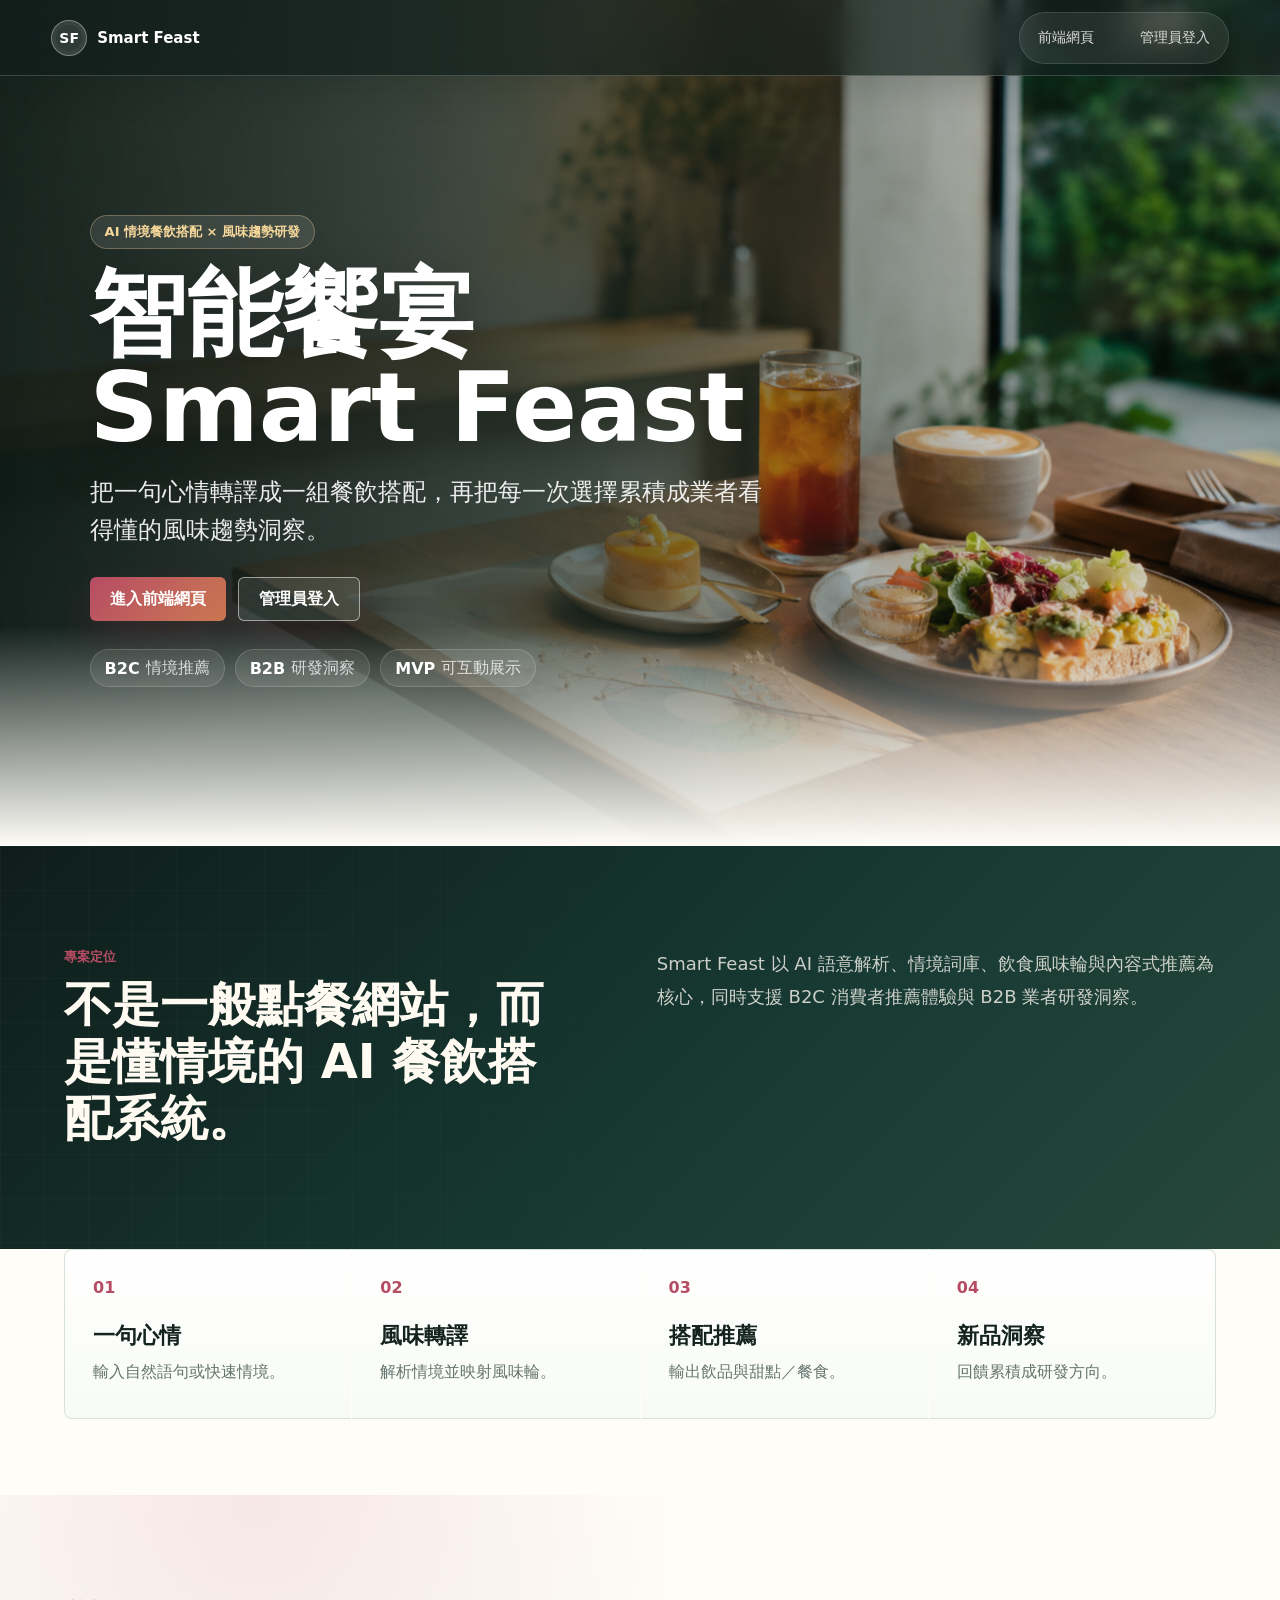
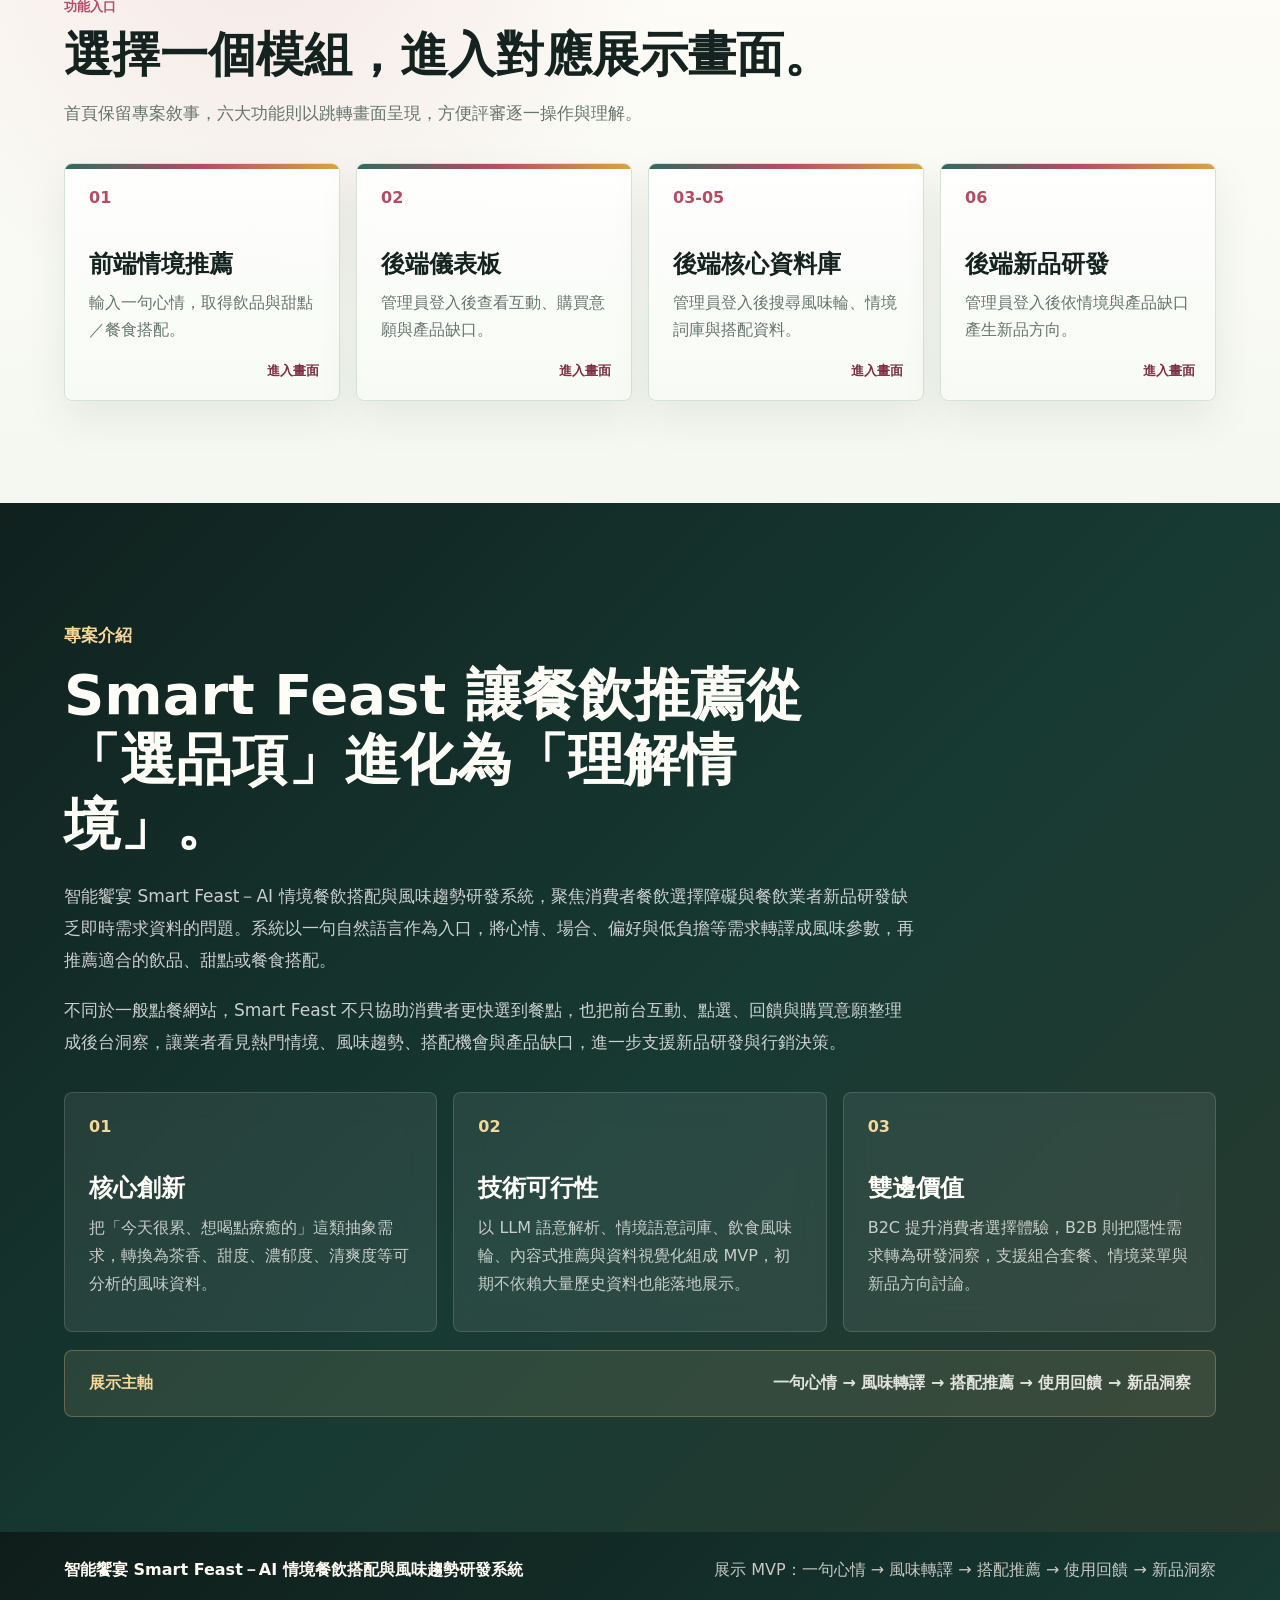
<file: index.html>
<!doctype html>
<html lang="zh-Hant">
  <head>
    <meta charset="utf-8" />
    <meta name="viewport" content="width=device-width, initial-scale=1" />
    <title>智能饗宴 Smart Feast－AI 情境餐飲搭配與風味趨勢研發系統</title>
    <link rel="stylesheet" href="./styles.css" />
  </head>
  <body>
    <header class="site-header">
      <a class="brand" href="./index.html" aria-label="Smart Feast 首頁">
        <span class="brand-mark">SF</span>
        <span>Smart Feast</span>
      </a>
      <nav aria-label="主要導覽">
        <a href="./frontend.html">前端網頁</a>
        <a href="./admin-login.html">管理員登入</a>
      </nav>
    </header>

    <main id="top">
      <section class="hero" aria-label="智能饗宴介紹">
        <img class="hero-image" src="./smart-feast-hero.png" alt="咖啡廳桌面上的飲品、甜點與餐食搭配" />
        <div class="hero-shade"></div>
        <div class="hero-content">
          <p class="eyebrow">AI 情境餐飲搭配 × 風味趨勢研發</p>
          <h1>智能饗宴 Smart Feast</h1>
          <p class="hero-subtitle">把一句心情轉譯成一組餐飲搭配，再把每一次選擇累積成業者看得懂的風味趨勢洞察。</p>
          <div class="hero-actions">
            <a class="primary-action" href="./frontend.html">進入前端網頁</a>
            <a class="secondary-action" href="./admin-login.html">管理員登入</a>
          </div>
          <div class="hero-proof" aria-label="系統重點">
            <span><strong>B2C</strong> 情境推薦</span>
            <span><strong>B2B</strong> 研發洞察</span>
            <span><strong>MVP</strong> 可互動展示</span>
          </div>
        </div>
      </section>

      <section class="intro-band" aria-label="系統定位">
        <div>
          <p class="section-kicker">專案定位</p>
          <h2>不是一般點餐網站，而是懂情境的 AI 餐飲搭配系統。</h2>
        </div>
        <p>Smart Feast 以 AI 語意解析、情境詞庫、飲食風味輪與內容式推薦為核心，同時支援 B2C 消費者推薦體驗與 B2B 業者研發洞察。</p>
      </section>

      <section class="flow-band" aria-label="Smart Feast 系統流程">
        <div class="flow-step"><span>01</span><strong>一句心情</strong><p>輸入自然語句或快速情境。</p></div>
        <div class="flow-step"><span>02</span><strong>風味轉譯</strong><p>解析情境並映射風味輪。</p></div>
        <div class="flow-step"><span>03</span><strong>搭配推薦</strong><p>輸出飲品與甜點／餐食。</p></div>
        <div class="flow-step"><span>04</span><strong>新品洞察</strong><p>回饋累積成研發方向。</p></div>
      </section>

      <section class="feature-gateway" aria-label="功能跳轉入口">
        <div class="section-heading">
          <p class="section-kicker">功能入口</p>
          <h2>選擇一個模組，進入對應展示畫面。</h2>
          <p class="section-desc">首頁保留專案敘事，六大功能則以跳轉畫面呈現，方便評審逐一操作與理解。</p>
        </div>
        <div class="gateway-grid">
          <a href="./frontend.html"><span>01</span><strong>前端情境推薦</strong><p>輸入一句心情，取得飲品與甜點／餐食搭配。</p></a>
          <a href="./admin-login.html?next=dashboard"><span>02</span><strong>後端儀表板</strong><p>管理員登入後查看互動、購買意願與產品缺口。</p></a>
          <a href="./admin-login.html?next=databases"><span>03-05</span><strong>後端核心資料庫</strong><p>管理員登入後搜尋風味輪、情境詞庫與搭配資料。</p></a>
          <a href="./admin-login.html?next=innovation"><span>06</span><strong>後端新品研發</strong><p>管理員登入後依情境與產品缺口產生新品方向。</p></a>
        </div>
      </section>

      <section class="homepage-introduction" aria-label="專案完整介紹">
        <div class="intro-copy">
          <p class="section-kicker">專案介紹</p>
          <h2>Smart Feast 讓餐飲推薦從「選品項」進化為「理解情境」。</h2>
          <p>智能饗宴 Smart Feast－AI 情境餐飲搭配與風味趨勢研發系統，聚焦消費者餐飲選擇障礙與餐飲業者新品研發缺乏即時需求資料的問題。系統以一句自然語言作為入口，將心情、場合、偏好與低負擔等需求轉譯成風味參數，再推薦適合的飲品、甜點或餐食搭配。</p>
          <p>不同於一般點餐網站，Smart Feast 不只協助消費者更快選到餐點，也把前台互動、點選、回饋與購買意願整理成後台洞察，讓業者看見熱門情境、風味趨勢、搭配機會與產品缺口，進一步支援新品研發與行銷決策。</p>
        </div>

        <div class="intro-detail-grid">
          <article>
            <span>01</span>
            <h3>核心創新</h3>
            <p>把「今天很累、想喝點療癒的」這類抽象需求，轉換為茶香、甜度、濃郁度、清爽度等可分析的風味資料。</p>
          </article>
          <article>
            <span>02</span>
            <h3>技術可行性</h3>
            <p>以 LLM 語意解析、情境語意詞庫、飲食風味輪、內容式推薦與資料視覺化組成 MVP，初期不依賴大量歷史資料也能落地展示。</p>
          </article>
          <article>
            <span>03</span>
            <h3>雙邊價值</h3>
            <p>B2C 提升消費者選擇體驗，B2B 則把隱性需求轉為研發洞察，支援組合套餐、情境菜單與新品方向討論。</p>
          </article>
        </div>

        <div class="closing-statement">
          <strong>展示主軸</strong>
          <p>一句心情 → 風味轉譯 → 搭配推薦 → 使用回饋 → 新品洞察</p>
        </div>
      </section>

      <section id="frontdesk" class="workspace-section screen-section" data-screen="frontdesk" aria-labelledby="frontdesk-title">
        <a class="back-home" href="#top" data-screen-link="home">返回首頁</a>
        <div class="section-heading">
          <p class="section-kicker">一、前台介面規劃</p>
          <h2 id="frontdesk-title">輸入情境，取得可調整的飲品 × 甜點／餐食推薦。</h2>
          <p class="section-desc">此區模擬消費者前台，可輸入任意情境，也可點選常見情境按鈕，系統會即時更新推薦、標籤與風味參數。</p>
        </div>

        <div class="frontdesk-layout">
          <div class="input-panel">
            <label for="mood-input">今天的情境或心情</label>
            <textarea id="mood-input" rows="5">今天壓力很大，想喝點療癒但不要太甜的。</textarea>

            <div class="quick-prompts" aria-label="快速情境">
              <button type="button" data-prompt="今天很累，想喝點療癒的。">療癒</button>
              <button type="button" data-prompt="下午需要提神，但不想太厚重。">提神</button>
              <button type="button" data-prompt="明天要約會，想找有氣氛的甜點飲料。">約會</button>
              <button type="button" data-prompt="想犒賞自己，想要有儀式感的搭配。">犒賞</button>
              <button type="button" data-prompt="今天想吃低負擔、清爽一點的組合。">低負擔</button>
            </div>

            <button class="run-button" type="button" id="analyze-button">AI 風味轉譯與推薦</button>
          </div>

          <div class="analysis-panel" aria-live="polite">
            <div class="analysis-header">
              <div>
                <p class="muted-label">AI 解析結果</p>
                <h3 id="recommendation-title">療癒低負擔組合</h3>
              </div>
              <span id="confidence-pill" class="confidence-pill">匹配度 92%</span>
            </div>

            <div id="tag-output" class="tag-output"></div>

            <div class="recommendation-grid">
              <article class="recommendation-item">
                <p>飲品</p>
                <h4 id="drink-name">桂花烏龍拿鐵</h4>
                <span id="drink-note">茶香柔和、奶香中等，帶有安定感。</span>
              </article>
              <article class="recommendation-item">
                <p>甜點／餐食</p>
                <h4 id="food-name">蜂蜜檸檬磅蛋糕</h4>
                <span id="food-note">酸甜收尾，降低厚重感。</span>
              </article>
            </div>

            <div class="signature-layout">
              <div class="flavor-wheel-visual" id="flavor-wheel-visual" aria-label="風味輪視覺化">
                <div class="wheel-core">
                  <strong>Flavor</strong>
                  <span>Wheel</span>
                </div>
              </div>
              <p class="signature-copy">風味輪會依據推薦結果同步更新，協助評審快速理解「抽象情境」如何被轉成可計算的味覺參數。</p>
            </div>

            <div class="flavor-meter" aria-label="風味參數">
              <div><span>甜度</span><meter id="sweet-meter" min="0" max="100" value="46"></meter></div>
              <div><span>酸度</span><meter id="acid-meter" min="0" max="100" value="38"></meter></div>
              <div><span>濃郁</span><meter id="rich-meter" min="0" max="100" value="52"></meter></div>
              <div><span>清爽</span><meter id="fresh-meter" min="0" max="100" value="64"></meter></div>
              <div><span>茶香</span><meter id="tea-meter" min="0" max="100" value="76"></meter></div>
            </div>

            <p id="recommendation-reason" class="reason-text">系統判斷語句中包含壓力、療癒與低甜需求，因此選擇茶香明顯、甜度中低且收尾清爽的搭配。</p>

            <div class="feedback-row" aria-label="使用者回饋">
              <button type="button" data-feedback="like">喜歡</button>
              <button type="button" data-feedback="less-sweet">太甜</button>
              <button type="button" data-feedback="lighter">想更清爽</button>
              <button type="button" data-feedback="buy">願意購買</button>
            </div>
          </div>
        </div>
      </section>

      <section id="dashboard" class="workspace-section dashboard-section screen-section" data-screen="dashboard" aria-labelledby="dashboard-title">
        <a class="back-home" href="#top" data-screen-link="home">返回首頁</a>
        <div class="section-heading">
          <p class="section-kicker">二、後台儀表板規劃</p>
          <h2 id="dashboard-title">將前台互動轉為情境趨勢、風味偏好與搭配洞察。</h2>
          <p class="section-desc">前台點選與回饋會回流到後台，形成業者可讀的情境需求、熱門搭配與產品缺口。</p>
        </div>

        <div class="dashboard-layout">
          <div class="metric-strip" aria-label="後台指標">
            <div>
              <span>今日互動</span>
              <strong id="metric-interactions">128</strong>
            </div>
            <div>
              <span>購買意願</span>
              <strong id="metric-intent">63%</strong>
            </div>
            <div>
              <span>最高情境</span>
              <strong id="metric-context">療癒</strong>
            </div>
            <div>
              <span>產品缺口</span>
              <strong id="metric-gap">低甜茶香</strong>
            </div>
          </div>

          <div class="chart-panel">
            <div class="panel-heading">
              <h3>情境需求分布</h3>
              <select id="dashboard-filter" aria-label="切換儀表板資料">
                <option value="today">今日</option>
                <option value="week">本週</option>
                <option value="mvp">MVP 測試</option>
              </select>
            </div>
            <div id="context-bars" class="bar-chart"></div>
          </div>

          <div class="chart-panel">
            <div class="panel-heading">
              <h3>熱門搭配排行</h3>
              <span class="muted-label">依點選與購買意願排序</span>
            </div>
            <ol id="pairing-ranking" class="ranking-list"></ol>
          </div>
        </div>
      </section>

      <section id="databases" class="workspace-section screen-section" data-screen="databases" aria-labelledby="database-title">
        <a class="back-home" href="#top" data-screen-link="home">返回首頁</a>
        <div class="section-heading">
          <p class="section-kicker">三至五、核心資料庫</p>
          <h2 id="database-title">風味輪、情境詞庫與搭配資料庫可被查詢、篩選與連動。</h2>
          <p class="section-desc">資料庫以 MVP 可落地為前提，先用標籤、詞庫與內容式規則完成推薦，再逐步擴充為更完整的資料分析系統。</p>
        </div>

        <div class="database-toolbar">
          <input id="database-search" type="search" placeholder="搜尋：療癒、茶香、低負擔、桂花..." />
          <div class="tab-list" role="tablist" aria-label="資料庫切換">
            <button type="button" role="tab" aria-selected="true" data-tab="flavor">飲食風味輪</button>
            <button type="button" role="tab" aria-selected="false" data-tab="lexicon">情境語意詞庫</button>
            <button type="button" role="tab" aria-selected="false" data-tab="pairings">飲品 × 甜點餐食</button>
          </div>
        </div>

        <div id="database-output" class="database-grid"></div>
      </section>

      <section id="innovation" class="workspace-section innovation-section screen-section" data-screen="innovation" aria-labelledby="innovation-title">
        <a class="back-home" href="#top" data-screen-link="home">返回首頁</a>
        <div class="section-heading">
          <p class="section-kicker">六、新品研發建議模組</p>
          <h2 id="innovation-title">依據高頻情境與產品缺口，產出可討論的新品方向。</h2>
          <p class="section-desc">此模組將「消費者想要什麼」轉成業者可執行的新品概念、搭配邏輯與測試重點。</p>
        </div>

        <div class="innovation-layout">
          <div class="generator-panel">
            <label for="innovation-context">選擇研發情境</label>
            <select id="innovation-context">
              <option value="療癒">療癒</option>
              <option value="提神">提神</option>
              <option value="約會">約會</option>
              <option value="低負擔">低負擔</option>
              <option value="犒賞">犒賞</option>
            </select>

            <label for="innovation-gap">觀察到的產品缺口</label>
            <select id="innovation-gap">
              <option value="低甜茶香">低甜茶香</option>
              <option value="清爽乳香">清爽乳香</option>
              <option value="酸甜提神">酸甜提神</option>
              <option value="高儀式感甜點">高儀式感甜點</option>
            </select>

            <button class="run-button" type="button" id="generate-idea">產生新品研發建議</button>
          </div>

          <article class="idea-panel" aria-live="polite">
            <p class="muted-label">建議方向</p>
            <h3 id="idea-title">桂花青檸烏龍氣泡飲 × 蜂蜜米香塔</h3>
            <p id="idea-summary">針對「療癒但低負擔」需求，設計茶香明確、甜度較低、尾韻清爽的飲品與輕甜點組合。</p>
            <ul id="idea-points"></ul>
          </article>
        </div>
      </section>
    </main>

    <footer class="site-footer">
      <strong>智能饗宴 Smart Feast－AI 情境餐飲搭配與風味趨勢研發系統</strong>
      <span>展示 MVP：一句心情 → 風味轉譯 → 搭配推薦 → 使用回饋 → 新品洞察</span>
    </footer>

    <script src="./app.js"></script>
  </body>
</html>
</file>
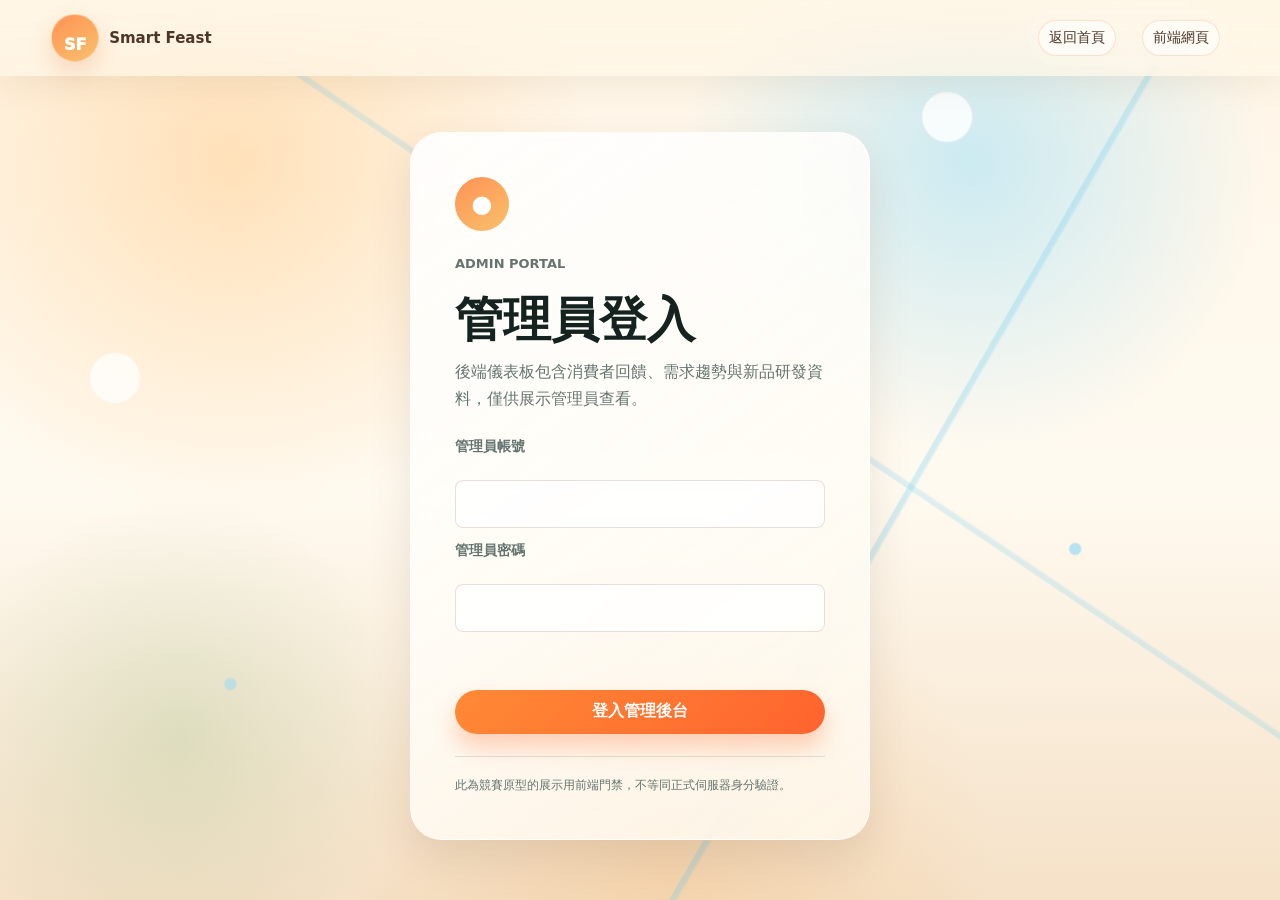
<file: admin-login.html>
<!doctype html>
<html lang="zh-Hant">
  <head>
    <meta charset="utf-8" />
    <meta name="viewport" content="width=device-width, initial-scale=1" />
    <title>Smart Feast｜管理員登入</title>
    <link rel="stylesheet" href="./styles.css" />
  </head>
  <body class="login-page" data-admin-login>
    <header class="site-header">
      <a class="brand" href="./index.html" aria-label="返回 Smart Feast 首頁">
        <span class="brand-mark">SF</span>
        <span>Smart Feast</span>
      </a>
      <nav aria-label="登入頁導覽">
        <a href="./index.html">返回首頁</a>
        <a href="./frontend.html">前端網頁</a>
      </nav>
    </header>

    <main class="login-main">
      <section class="login-card" aria-labelledby="login-title">
        <div class="login-lock" aria-hidden="true">●</div>
        <p class="section-kicker">ADMIN PORTAL</p>
        <h1 id="login-title">管理員登入</h1>
        <p>後端儀表板包含消費者回饋、需求趨勢與新品研發資料，僅供展示管理員查看。</p>

        <form class="login-form" id="admin-login-form">
          <label for="admin-username">管理員帳號</label>
          <input id="admin-username" name="username" type="text" autocomplete="username" required />

          <label for="admin-password">管理員密碼</label>
          <input id="admin-password" name="password" type="password" autocomplete="current-password" required />

          <p class="login-error" id="login-error" role="alert"></p>
          <button class="run-button" type="submit">登入管理後台</button>
        </form>

        <p class="login-note">此為競賽原型的展示用前端門禁，不等同正式伺服器身分驗證。</p>
      </section>
    </main>

    <script src="./admin-auth.js"></script>
  </body>
</html>
</file>
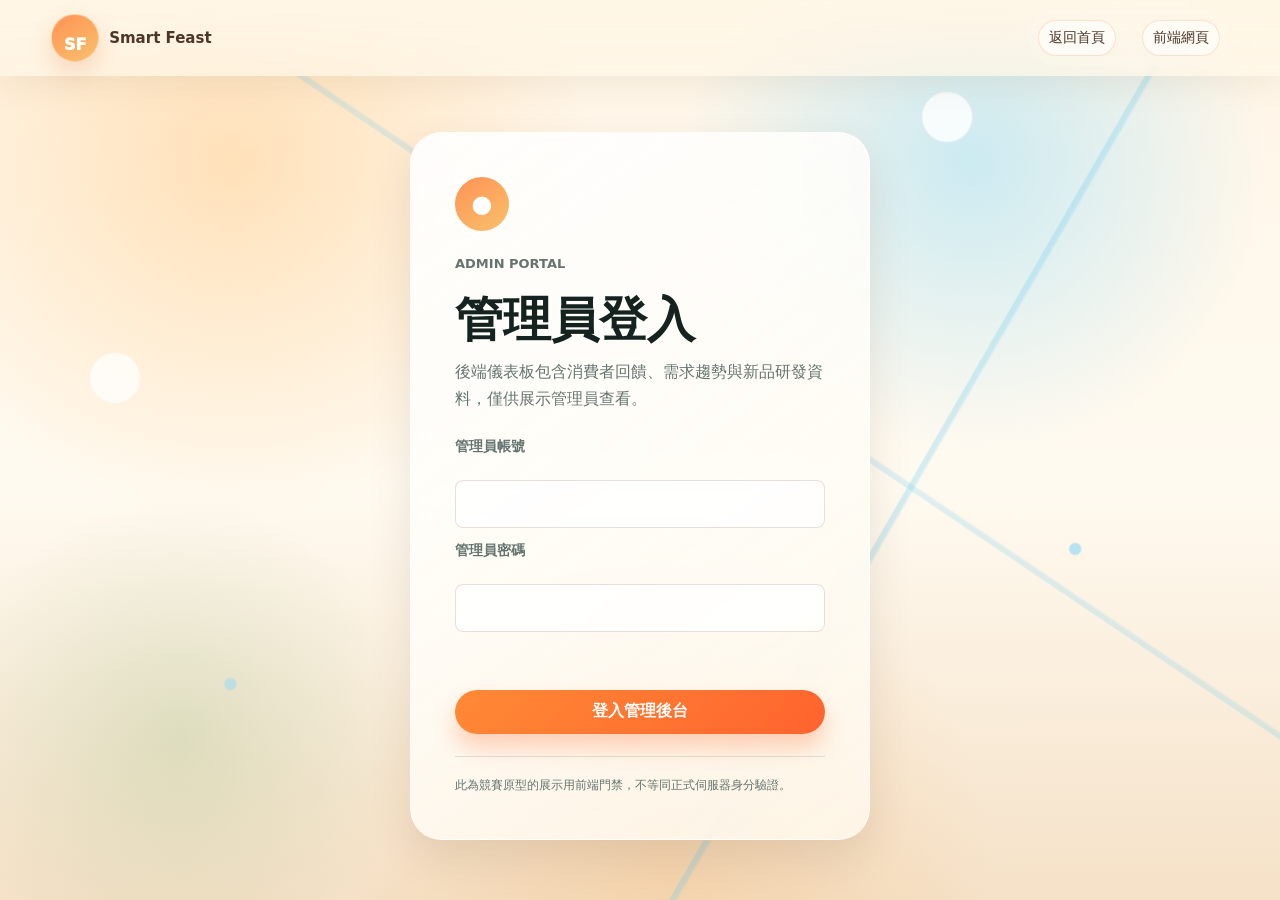
<file: backend.html>
<!doctype html>
<html lang="zh-Hant">
  <head>
    <meta charset="utf-8" />
    <meta name="viewport" content="width=device-width, initial-scale=1" />
    <title>Smart Feast｜AI 搭配決策後台</title>
    <link rel="stylesheet" href="./styles.css" />
    <script>
      if (sessionStorage.getItem("smartFeastAdminSession") !== "active") {
        window.location.replace("./admin-login.html");
      }
    </script>
  </head>
  <body class="standalone-page admin-console" data-default-screen="dashboard">
    <header class="site-header admin-header">
      <a class="brand" href="./index.html">
        <span class="brand-mark">SF</span>
        <span>Smart Feast 管理端</span>
      </a>
      <nav aria-label="後端功能導覽">
        <a href="#overview">總覽</a>
        <a href="#database-zone">搭配資料庫</a>
        <a href="#innovation-zone">新品研發</a>
        <a href="./frontend.html">前端網頁</a>
        <button class="nav-logout" type="button" id="admin-logout">登出</button>
      </nav>
    </header>

    <main id="overview" class="admin-workbench">
      <div class="admin-titlebar">
        <div>
          <p class="section-kicker">SMART FEAST AI DECISION CENTER</p>
          <h1>情境餐飲搭配決策後台</h1>
        </div>
        <div class="admin-live"><span></span> 資料同步中</div>
      </div>

      <section class="admin-grid" aria-label="AI 搭配決策工作台">
        <aside class="admin-column insight-rail">
          <article class="console-panel assistant-card">
            <div class="console-heading">
              <span class="console-icon pink">♥</span>
              <div><small>消費者需求</small><h2>Smart Feast AI 小幫手</h2></div>
            </div>
            <p>前台最新輸入與需求會在此轉換成結構化情境資料。</p>
            <div class="mock-message">今天想放鬆一下，但不要太甜，最好有茶香。</div>
            <div class="context-shortcuts">
              <span>♥<strong>療癒</strong></span>
              <span>ϟ<strong>提神</strong></span>
              <span>●<strong>約會</strong></span>
              <span>❧<strong>清爽</strong></span>
            </div>
          </article>

          <article class="console-panel analysis-result">
            <div class="console-heading">
              <span class="console-icon green">AI</span>
              <div><small>語意分析結果</small><h2>情境與風味標籤</h2></div>
            </div>
            <div class="analysis-chip-row">
              <span>療癒</span><span>低負擔</span><span>茶香</span><span>不太甜</span>
            </div>
            <dl class="analysis-values">
              <div><dt>主要情境</dt><dd id="metric-context">療癒</dd></div>
              <div><dt>產品缺口</dt><dd id="metric-gap">低甜茶香</dd></div>
              <div><dt>今日互動</dt><dd id="metric-interactions">128</dd></div>
              <div><dt>購買意願</dt><dd id="metric-intent">63%</dd></div>
            </dl>
          </article>

          <article class="console-panel flavor-parameter-card">
            <div class="console-heading compact">
              <span class="console-icon orange">◇</span>
              <div><small>需求轉換</small><h2>風味參數向量</h2></div>
            </div>
            <div class="mini-radar" aria-label="甜度、濃郁度、清爽度、茶香與酸度雷達圖">
              <div class="radar-grid"></div>
              <div class="radar-shape"></div>
              <span class="radar-label top">甜度 2.5</span>
              <span class="radar-label right">濃郁 3.0</span>
              <span class="radar-label bottom-right">茶香 4.5</span>
              <span class="radar-label bottom-left">酸度 2.0</span>
              <span class="radar-label left">清爽 3.5</span>
            </div>
          </article>
        </aside>

        <section class="admin-column database-workspace" id="database-zone">
          <article class="console-panel database-console">
            <div class="workspace-title">
              <div>
                <p class="section-kicker">PAIRING DATABASE</p>
                <h2>飲品 × 甜點餐食搭配資料庫</h2>
              </div>
              <input id="database-search" type="search" placeholder="搜尋風味、情境或品項…" />
            </div>

            <div class="tab-list admin-tabs" role="tablist" aria-label="資料庫切換">
              <button type="button" role="tab" aria-selected="true" data-tab="flavor">A. 飲食風味輪</button>
              <button type="button" role="tab" aria-selected="false" data-tab="lexicon">B. 情境語意詞庫</button>
              <button type="button" role="tab" aria-selected="false" data-tab="pairings">C. 飲品 × 餐食</button>
            </div>
            <p class="database-count" id="database-count" aria-live="polite"></p>
            <div id="database-output" class="database-grid admin-database-grid"></div>
          </article>

          <div class="logic-grid">
            <article class="logic-card green-card">
              <span>01</span><div><h3>風味互補</h3><p>苦 ↔ 甜、清爽 ↔ 濃郁</p><small>例：美式咖啡＋起司蛋糕</small></div>
            </article>
            <article class="logic-card orange-card">
              <span>02</span><div><h3>風味共鳴</h3><p>奶香＋奶香、可可＋堅果</p><small>例：拿鐵＋提拉米蘇</small></div>
            </article>
            <article class="logic-card blue-card">
              <span>03</span><div><h3>口感平衡</h3><p>液體＋固體、清爽＋酥脆</p><small>例：綠茶＋馬卡龍</small></div>
            </article>
            <article class="logic-card purple-card">
              <span>04</span><div><h3>情境適配</h3><p>依需求標籤計算最佳組合</p><small>療癒、提神、約會、低負擔</small></div>
            </article>
          </div>

          <article class="console-panel trend-panel">
            <div class="panel-heading">
              <div><small>消費需求洞察</small><h2>熱門情境分布</h2></div>
              <select id="dashboard-filter" aria-label="切換儀表板資料">
                <option value="today">今日</option>
                <option value="week">本週</option>
                <option value="mvp">MVP 測試</option>
              </select>
            </div>
            <div id="context-bars" class="bar-chart"></div>
          </article>
        </section>

        <aside class="admin-column recommendation-rail">
          <article class="console-panel recommendation-console">
            <div class="console-heading">
              <span class="console-icon pink">★</span>
              <div><small>即時推薦</small><h2>搭配推薦結果</h2></div>
            </div>
            <div class="recommend-filter">
              <span>排序：匹配度</span><span>顯示：TOP 3</span>
            </div>
            <ol id="pairing-ranking" class="pairing-cards"></ol>
          </article>

          <article class="console-panel innovation-console" id="innovation-zone">
            <div class="console-heading compact">
              <span class="console-icon purple">✦</span>
              <div><small>市場缺口轉譯</small><h2>新品研發建議</h2></div>
            </div>
            <div class="innovation-controls">
              <label for="innovation-context">研發情境</label>
              <select id="innovation-context">
                <option value="療癒">療癒</option><option value="提神">提神</option>
                <option value="約會">約會</option><option value="低負擔">低負擔</option><option value="犒賞">犒賞</option>
              </select>
              <label for="innovation-gap">產品缺口</label>
              <select id="innovation-gap">
                <option value="低甜茶香">低甜茶香</option><option value="清爽乳香">清爽乳香</option>
                <option value="酸甜提神">酸甜提神</option><option value="高儀式感甜點">高儀式感甜點</option>
              </select>
              <button class="run-button" type="button" id="generate-idea">產生研發方向</button>
            </div>
            <div class="idea-result">
              <p class="muted-label">AI 建議品項</p>
              <h3 id="idea-title">新品概念</h3>
              <p id="idea-summary">依據高頻需求與產品缺口產生建議。</p>
              <ul id="idea-points"></ul>
            </div>
          </article>

          <article class="console-panel activity-panel">
            <div class="panel-heading"><h2>最新前台回饋</h2><span class="muted-label">即時累積</span></div>
            <div id="activity-list" class="activity-list"></div>
          </article>
        </aside>
      </section>

      <section class="console-panel data-pipeline" aria-labelledby="pipeline-title">
        <div class="pipeline-title">
          <p class="section-kicker">DATA PIPELINE</p>
          <h2 id="pipeline-title">搭配資料流程</h2>
        </div>
        <ol>
          <li><span>01</span><b>使用者輸入</b><small>心情或需求描述</small></li>
          <li><span>02</span><b>語意解析</b><small>AI 理解語句意圖</small></li>
          <li><span>03</span><b>情境標籤</b><small>轉換情境與需求</small></li>
          <li><span>04</span><b>風味轉換</b><small>建立風味參數向量</small></li>
          <li><span>05</span><b>資料庫比對</b><small>飲品與餐食匹配</small></li>
          <li><span>06</span><b>推薦生成</b><small>計算最佳搭配</small></li>
          <li><span>07</span><b>使用者回饋</b><small>喜好與購買意願</small></li>
          <li><span>08</span><b>持續優化</b><small>趨勢與新品洞察</small></li>
        </ol>
      </section>
    </main>

    <footer class="site-footer"><strong>Smart Feast AI 決策後台</strong><span>多維風味標籤 × 科學搭配邏輯 × 資料驅動推薦</span></footer>
    <script src="./admin-auth.js"></script>
    <script src="./app.js"></script>
  </body>
</html>
</file>
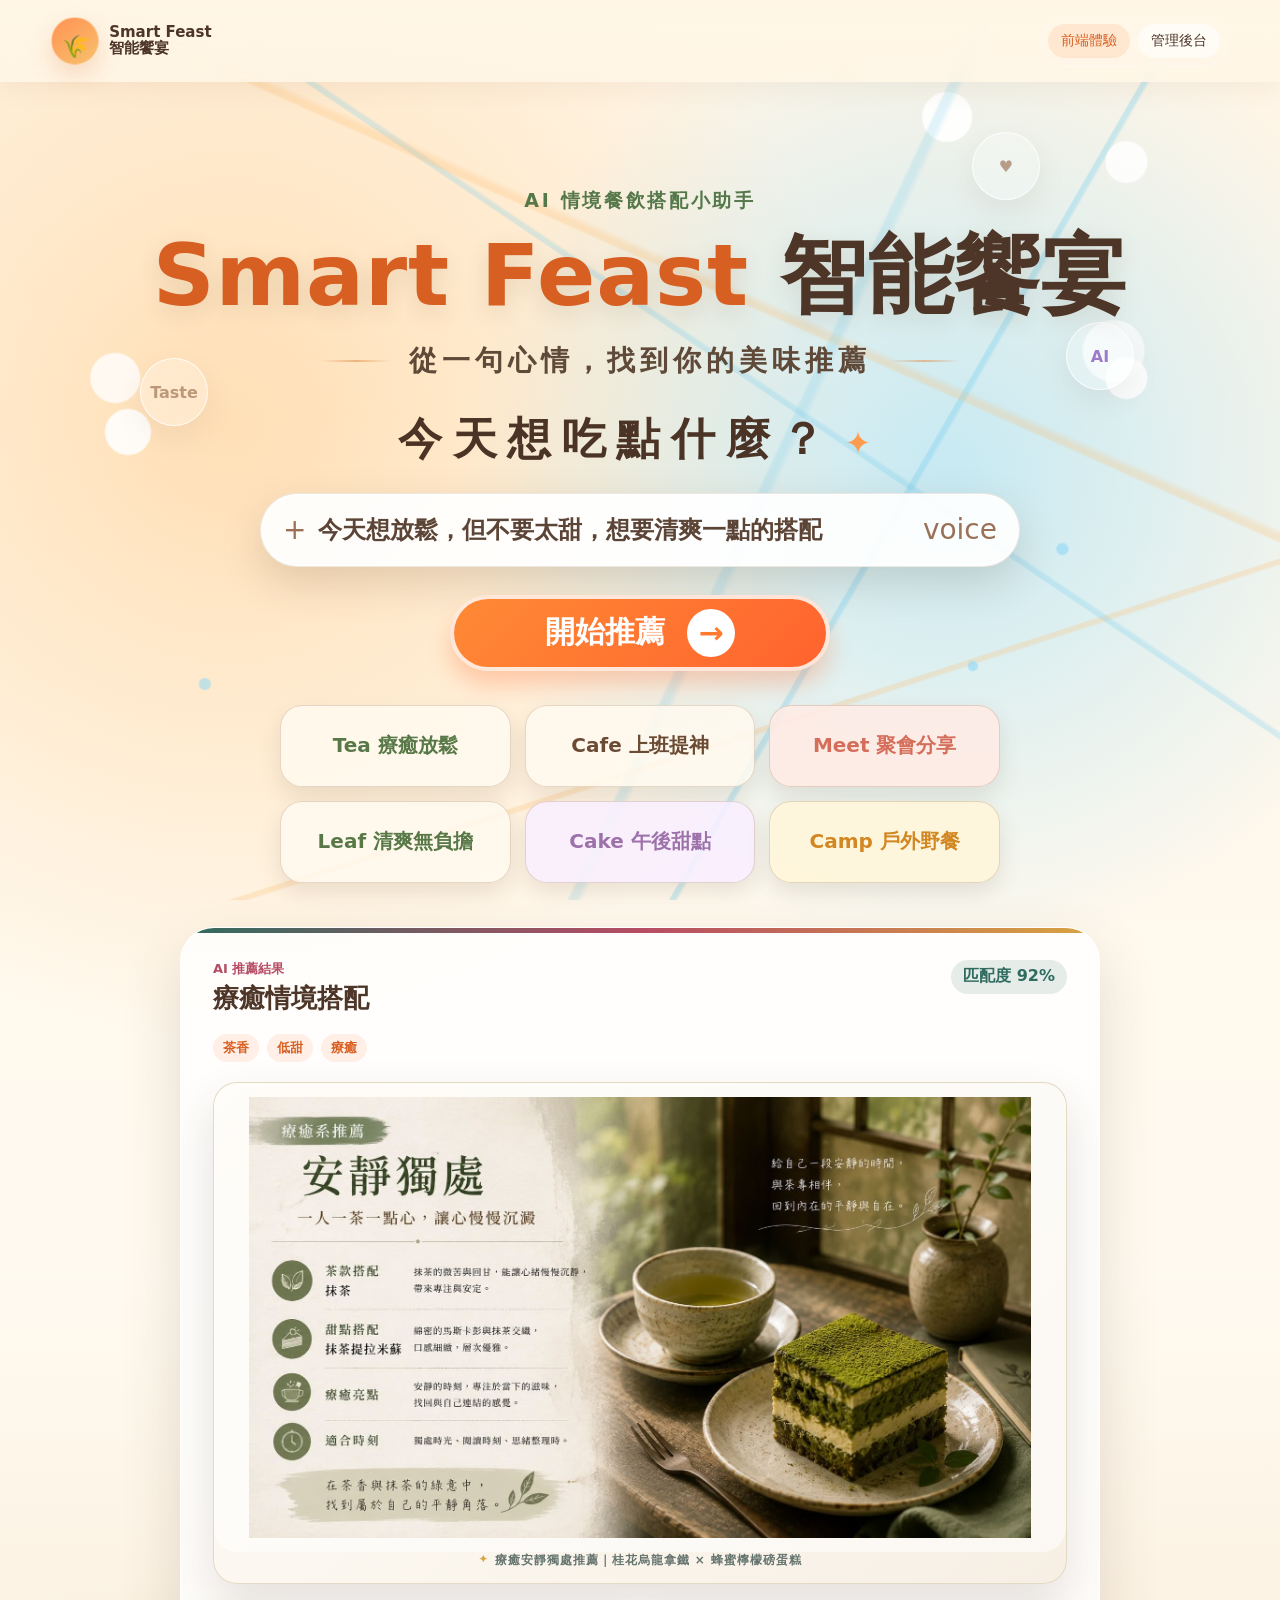
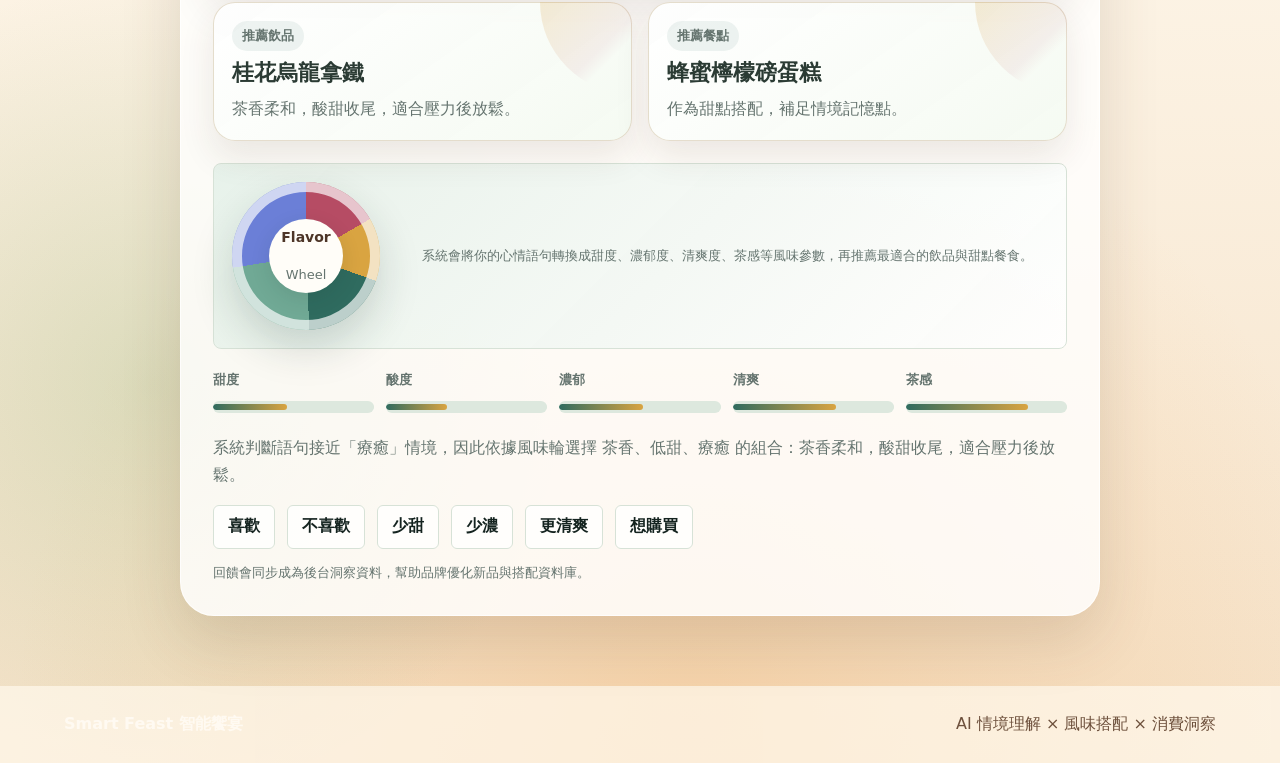
<file: frontend.html>
<!doctype html>
<html lang="zh-Hant">
  <head>
    <meta charset="utf-8" />
    <meta name="viewport" content="width=device-width, initial-scale=1" />
    <title>Smart Feast 智能饗宴｜AI 情境餐飲搭配</title>
    <link rel="stylesheet" href="./styles.css?v=front-hero-safe-v2" />
  </head>
  <body class="standalone-page front-home" data-default-screen="frontdesk">
    <header class="site-header front-home-header">
      <a class="brand" href="./index.html" aria-label="回到 Smart Feast 首頁">
        <span class="brand-mark">SF</span>
        <span><strong>Smart Feast</strong><small>智能饗宴</small></span>
      </a>
      <nav class="page-switch" aria-label="頁面切換">
        <a href="./frontend.html" aria-current="page">前端體驗</a>
        <a href="./admin-login.html">管理後台</a>
      </nav>
    </header>

    <main>
      <section id="frontdesk" class="workspace-section screen-section front-hero" data-screen="frontdesk" aria-labelledby="frontdesk-title">
        <div class="front-orbit front-orbit-one" aria-hidden="true">&hearts;</div>
        <div class="front-orbit front-orbit-two" aria-hidden="true">AI</div>
        <div class="front-orbit front-orbit-three" aria-hidden="true">Taste</div>

        <div class="front-hero-copy">
          <p class="section-kicker">AI 情境餐飲搭配小助手</p>
          <h1 id="frontdesk-title"><span>Smart Feast</span> 智能饗宴</h1>
          <p class="front-subtitle">從一句心情，找到你的美味推薦</p>
          <h2>今天想吃點什麼？</h2>
        </div>

        <div class="frontdesk-layout">
          <div class="input-panel front-search-card">
            <label for="mood-input">輸入心情、場合、口味或需求</label>
            <div class="front-search-box">
              <span class="search-smile" aria-hidden="true">+</span>
              <textarea id="mood-input" rows="1" placeholder="例如：今天想放鬆，但不要太甜...">今天想放鬆，但不要太甜，想要清爽一點的搭配</textarea>
              <span class="search-mic" aria-hidden="true">voice</span>
            </div>
            <button class="run-button front-cta" type="button" id="analyze-button">
              開始推薦 <span aria-hidden="true">&rarr;</span>
            </button>
            <div class="quick-prompts front-scenario-grid" aria-label="快速選擇情境">
              <button type="button" data-context="療癒" data-prompt="今天想療癒放鬆，想吃不太甜、茶香舒服的甜點搭配"><span>Tea</span> 療癒放鬆</button>
              <button type="button" data-context="提神" data-prompt="上班需要提神，想要清爽、低負擔又有精神的搭配"><span>Cafe</span> 上班提神</button>
              <button type="button" data-context="約會" data-prompt="朋友聚會想要漂亮、好拍照、適合分享的餐飲搭配"><span>Meet</span> 聚會分享</button>
              <button type="button" data-context="低負擔" data-prompt="想要清爽無負擔，偏低甜、低油膩的茶飲與餐食"><span>Leaf</span> 清爽無負擔</button>
              <button type="button" data-context="犒賞" data-prompt="下午想吃甜點，想要有儀式感但不要太膩的推薦"><span>Cake</span> 午後甜點</button>
              <button type="button" data-context="低負擔" data-prompt="戶外野餐想要方便攜帶、清爽又有飽足感的搭配"><span>Camp</span> 戶外野餐</button>
            </div>
          </div>

          <div class="analysis-panel front-result-panel" id="analysis-panel" aria-live="polite">
            <div class="analysis-loading" id="analysis-loading" hidden>
              <span class="loading-orbit" aria-hidden="true"></span>
              <div>
                <strong>AI 正在分析你的情境</strong>
                <p id="analysis-stage">轉換心情與口味需求中...</p>
              </div>
            </div>
            <div class="analysis-header">
              <div>
                <p class="muted-label">AI 推薦結果</p>
                <h3 id="recommendation-title">療癒情境搭配</h3>
              </div>
              <span id="confidence-pill" class="confidence-pill">匹配度 92%</span>
            </div>
            <div id="tag-output" class="tag-output"></div>
            <div class="recommendation-grid">
              <article class="recommendation-item">
                <p>推薦飲品</p>
                <h4 id="drink-name">桂花烏龍拿鐵</h4>
                <span id="drink-note">茶香柔和，適合放鬆時刻。</span>
              </article>
              <article class="recommendation-item">
                <p>推薦餐點</p>
                <h4 id="food-name">蜂蜜檸檬磅蛋糕</h4>
                <span id="food-note">酸甜收尾，補足情境記憶點。</span>
              </article>
            </div>
            <div class="signature-layout">
              <div class="flavor-wheel-visual" id="flavor-wheel-visual" aria-label="風味雷達圖">
                <div class="wheel-core"><strong>Flavor</strong><span>Wheel</span></div>
              </div>
              <p class="signature-copy">系統會將你的心情語句轉換成甜度、濃郁度、清爽度、茶感等風味參數，再推薦最適合的飲品與甜點餐食。</p>
            </div>
            <div class="flavor-meter" aria-label="風味參數">
              <div><span>甜度</span><meter id="sweet-meter" min="0" max="100" value="46"></meter></div>
              <div><span>酸度</span><meter id="acid-meter" min="0" max="100" value="38"></meter></div>
              <div><span>濃郁</span><meter id="rich-meter" min="0" max="100" value="52"></meter></div>
              <div><span>清爽</span><meter id="fresh-meter" min="0" max="100" value="64"></meter></div>
              <div><span>茶感</span><meter id="tea-meter" min="0" max="100" value="76"></meter></div>
            </div>
            <p id="recommendation-reason" class="reason-text">輸入一句心情或需求後，AI 會說明推薦原因。</p>
            <div class="feedback-row" aria-label="推薦回饋">
              <button type="button" data-feedback="like">喜歡</button>
              <button type="button" data-feedback="dislike">不喜歡</button>
              <button type="button" data-feedback="less-sweet">少甜</button>
              <button type="button" data-feedback="less-rich">少濃</button>
              <button type="button" data-feedback="lighter">更清爽</button>
              <button type="button" data-feedback="buy">想購買</button>
            </div>
            <p class="feedback-status" id="feedback-status" role="status">回饋會同步成為後台洞察資料，幫助品牌優化新品與搭配資料庫。</p>
          </div>
        </div>
      </section>
    </main>

    <footer class="site-footer front-home-footer">
      <strong>Smart Feast 智能饗宴</strong>
      <span>AI 情境理解 × 風味搭配 × 消費洞察</span>
    </footer>
    <script src="./app.js"></script>
  </body>
</html>
</file>
<file: styles.css>
:root {
  color-scheme: light;
  --ink: #241c18;
  --muted: #786b60;
  --soft: #f7f2ea;
  --paper: #fffaf2;
  --line: #ded2c4;
  --accent: #b85d2a;
  --accent-dark: #7b351b;
  --green: #516b4a;
  --gold: #d29d43;
  --shadow: 0 18px 50px rgba(51, 32, 18, 0.12);
  font-family: "Noto Sans TC", "PingFang TC", "Microsoft JhengHei", system-ui, sans-serif;
}

* {
  box-sizing: border-box;
}

html {
  scroll-behavior: smooth;
}

body {
  margin: 0;
  color: var(--ink);
  background: #fffaf4;
}

button,
textarea,
input,
select {
  font: inherit;
}

button,
a {
  -webkit-tap-highlight-color: transparent;
}

.site-header {
  position: fixed;
  top: 0;
  left: 0;
  right: 0;
  z-index: 20;
  display: flex;
  align-items: center;
  justify-content: space-between;
  height: 72px;
  padding: 0 clamp(20px, 4vw, 56px);
  background: rgba(36, 28, 24, 0.42);
  color: #fff;
  backdrop-filter: blur(16px);
}

.brand {
  display: inline-flex;
  align-items: center;
  gap: 10px;
  color: #fff;
  text-decoration: none;
  font-weight: 800;
}

.brand-mark {
  display: grid;
  place-items: center;
  width: 36px;
  height: 36px;
  border: 1px solid rgba(255, 255, 255, 0.46);
  border-radius: 50%;
  font-size: 14px;
  letter-spacing: 0;
}

nav {
  display: flex;
  align-items: center;
  gap: clamp(14px, 2vw, 28px);
}

nav a {
  color: rgba(255, 255, 255, 0.84);
  font-size: 14px;
  text-decoration: none;
}

nav a:hover {
  color: #fff;
}

.nav-logout {
  padding: 8px 12px;
  border: 1px solid rgba(255, 255, 255, 0.24);
  border-radius: 999px;
  background: transparent;
  color: rgba(255, 255, 255, 0.84);
  cursor: pointer;
}

.nav-logout:hover {
  background: rgba(255, 255, 255, 0.12);
  color: #fff;
}

.login-page {
  min-height: 100svh;
  background:
    linear-gradient(135deg, rgba(9, 24, 20, 0.88), rgba(23, 58, 51, 0.76)),
    url("./smart-feast-hero.png") center / cover fixed;
}

.login-main {
  display: grid;
  place-items: center;
  min-height: 100svh;
  padding: 104px 20px 40px;
}

.login-card {
  width: min(460px, 100%);
  padding: clamp(28px, 5vw, 44px);
  border: 1px solid rgba(255, 255, 255, 0.22);
  border-radius: 14px;
  background: rgba(255, 253, 247, 0.94);
  box-shadow: 0 32px 90px rgba(5, 18, 14, 0.34);
  backdrop-filter: blur(18px);
}

.login-lock {
  display: grid;
  place-items: center;
  width: 54px;
  height: 54px;
  margin-bottom: 22px;
  border-radius: 50%;
  background: var(--mint);
  color: var(--green);
  font-size: 24px;
}

.login-card h1 {
  margin-bottom: 12px;
  font-size: clamp(32px, 7vw, 48px);
  line-height: 1.1;
  color: var(--ink);
  text-shadow: none;
}

.login-card > p {
  color: var(--muted);
  line-height: 1.7;
}

.login-form {
  display: grid;
  gap: 14px;
  margin-top: 26px;
}

.login-form label {
  font-size: 14px;
  font-weight: 800;
}

.login-form input {
  width: 100%;
  min-height: 48px;
  padding: 0 14px;
  border: 1px solid var(--line);
  border-radius: 8px;
}

.login-form .run-button {
  margin-top: 6px;
}

.login-error {
  min-height: 24px;
  margin: 0;
  color: #a22f4b;
  font-size: 14px;
  font-weight: 800;
}

.login-note {
  margin: 22px 0 0;
  padding-top: 18px;
  border-top: 1px solid var(--line);
  color: var(--muted);
  font-size: 12px;
}

/* Admin decision workbench */
.admin-console {
  background: #f6f8f5;
}

.admin-header {
  background: rgba(20, 35, 31, 0.96);
}

.admin-workbench {
  min-width: 1180px;
  padding: 104px 22px 30px;
  color: #21312c;
}

.admin-titlebar,
.workspace-title,
.console-heading,
.recommend-filter {
  display: flex;
  align-items: center;
  justify-content: space-between;
  gap: 16px;
}

.admin-titlebar {
  margin-bottom: 18px;
}

.admin-titlebar h1 {
  margin: 7px 0 0;
  color: var(--ink);
  font-size: clamp(32px, 3vw, 48px);
  line-height: 1.05;
  text-shadow: none;
}

.admin-live {
  padding: 9px 14px;
  border: 1px solid #d9e6dc;
  border-radius: 999px;
  background: #fff;
  color: var(--green);
  font-size: 13px;
  font-weight: 800;
}

.admin-live span {
  display: inline-block;
  width: 8px;
  height: 8px;
  margin-right: 7px;
  border-radius: 50%;
  background: #49a875;
  box-shadow: 0 0 0 5px rgba(73, 168, 117, 0.14);
}

.admin-grid {
  display: grid;
  grid-template-columns: 280px minmax(580px, 1fr) 330px;
  gap: 14px;
  align-items: start;
}

.admin-column {
  display: grid;
  gap: 14px;
}

.console-panel {
  border: 1px solid #dfe5df;
  border-radius: 14px;
  background: rgba(255, 255, 255, 0.96);
  box-shadow: 0 12px 34px rgba(38, 59, 50, 0.07);
}

.insight-rail .console-panel,
.recommendation-rail .console-panel {
  padding: 18px;
}

.console-heading {
  justify-content: flex-start;
  margin-bottom: 14px;
}

.console-heading.compact {
  margin-bottom: 16px;
}

.console-heading small,
.panel-heading small {
  color: var(--muted);
  font-size: 11px;
  font-weight: 800;
}

.console-heading h2,
.workspace-title h2,
.panel-heading h2,
.pipeline-title h2 {
  margin: 3px 0 0;
  font-size: 18px;
}

.console-icon {
  display: grid;
  place-items: center;
  flex: 0 0 auto;
  width: 38px;
  height: 38px;
  border-radius: 12px;
  font-size: 13px;
  font-weight: 900;
}

.console-icon.pink { background: #ffe5eb; color: #d94770; }
.console-icon.green { background: #e4f4e6; color: #388358; }
.console-icon.orange { background: #fff0db; color: #d47c20; }
.console-icon.purple { background: #efe7fa; color: #7851a9; }

.assistant-card > p,
.analysis-result > p {
  color: var(--muted);
  font-size: 13px;
  line-height: 1.6;
}

.mock-message {
  margin: 14px 0;
  padding: 13px;
  border-radius: 10px;
  background: #f1f2ef;
  color: #58645e;
  font-size: 13px;
  line-height: 1.55;
}

.context-shortcuts {
  display: grid;
  grid-template-columns: repeat(4, 1fr);
  gap: 7px;
}

.context-shortcuts span {
  display: grid;
  place-items: center;
  gap: 5px;
  min-height: 68px;
  border-radius: 10px;
  background: #fff0f3;
  color: #dd5578;
}

.context-shortcuts span:nth-child(2) { background: #fff4df; color: #dc8c22; }
.context-shortcuts span:nth-child(3) { background: #f3eafa; color: #8556ad; }
.context-shortcuts span:nth-child(4) { background: #e9f5e8; color: #4b9158; }
.context-shortcuts strong { font-size: 11px; }

.analysis-chip-row {
  display: flex;
  flex-wrap: wrap;
  gap: 7px;
  margin-bottom: 15px;
}

.analysis-chip-row span {
  padding: 6px 9px;
  border-radius: 6px;
  background: #e9f5e8;
  color: #3d7f50;
  font-size: 12px;
  font-weight: 800;
}

.analysis-values {
  display: grid;
  grid-template-columns: repeat(2, 1fr);
  gap: 1px;
  overflow: hidden;
  margin: 0;
  border: 1px solid #e3e9e4;
  border-radius: 10px;
  background: #e3e9e4;
}

.analysis-values div {
  padding: 11px;
  background: #fff;
}

.analysis-values dt {
  color: var(--muted);
  font-size: 10px;
}

.analysis-values dd {
  margin: 4px 0 0;
  color: var(--green);
  font-size: 15px;
  font-weight: 900;
}

.mini-radar {
  position: relative;
  width: 210px;
  height: 196px;
  margin: 8px auto 0;
}

.radar-grid,
.radar-shape {
  position: absolute;
  top: 40px;
  left: 45px;
  width: 120px;
  height: 120px;
  clip-path: polygon(50% 0, 100% 38%, 81% 100%, 19% 100%, 0 38%);
}

.radar-grid {
  background: repeating-radial-gradient(circle, transparent 0 17px, #d8dfda 18px 19px);
  border: 1px solid #ccd8d0;
}

.radar-shape {
  transform: scale(0.72);
  background: rgba(231, 83, 123, 0.28);
  border: 2px solid #df5f81;
}

.radar-label {
  position: absolute;
  color: #65736d;
  font-size: 10px;
  font-weight: 800;
}

.radar-label.top { top: 10px; left: 82px; }
.radar-label.right { top: 78px; right: 0; }
.radar-label.bottom-right { right: 16px; bottom: 5px; }
.radar-label.bottom-left { left: 22px; bottom: 5px; }
.radar-label.left { top: 78px; left: 0; }

.database-console {
  padding: 18px;
}

.workspace-title {
  align-items: flex-end;
}

.workspace-title input {
  width: min(270px, 42%);
  min-height: 40px;
}

.admin-tabs {
  justify-content: stretch;
  margin: 18px 0 4px;
}

.admin-tabs button {
  flex: 1;
  min-height: 42px;
}

.admin-database-grid {
  grid-template-columns: repeat(4, minmax(0, 1fr));
  max-height: 440px;
  overflow: auto;
  padding: 4px 3px 8px;
}

.admin-database-grid .database-card {
  min-height: 150px;
  padding: 15px;
  box-shadow: none;
}

.admin-database-grid .database-card h3 {
  font-size: 17px;
}

.card-symbol {
  display: grid;
  place-items: center;
  width: 38px;
  height: 38px;
  margin-bottom: 12px;
  border-radius: 50%;
  background: #edf6ed;
  color: var(--green);
  font-size: 12px;
  font-weight: 900;
}

.admin-database-grid .database-card p {
  font-size: 12px;
  line-height: 1.55;
}

.logic-grid {
  display: grid;
  grid-template-columns: repeat(4, 1fr);
  gap: 10px;
}

.logic-card {
  display: grid;
  grid-template-columns: 34px 1fr;
  gap: 10px;
  min-height: 122px;
  padding: 14px;
  border: 1px solid #dfe6df;
  border-radius: 12px;
  background: #fff;
}

.logic-card > span {
  display: grid;
  place-items: center;
  width: 32px;
  height: 32px;
  border-radius: 50%;
  color: #fff;
  background: #4b9259;
  font-size: 11px;
  font-weight: 900;
}

.logic-card h3 { margin: 4px 0 5px; font-size: 14px; }
.logic-card p { margin: 0 0 5px; color: var(--muted); font-size: 11px; }
.logic-card small { color: #7d8983; font-size: 9px; line-height: 1.4; }
.orange-card > span { background: #dd8b28; }
.blue-card > span { background: #4386b2; }
.purple-card > span { background: #7c5aae; }

.trend-panel {
  padding: 18px;
}

.trend-panel .bar-chart {
  grid-template-columns: repeat(2, 1fr);
  margin-top: 16px;
}

.trend-panel .bar-row {
  grid-template-columns: 56px 1fr 34px;
  font-size: 11px;
}

.recommendation-console {
  background: linear-gradient(180deg, #fff9fa, #fff);
}

.recommend-filter {
  margin-bottom: 12px;
  padding: 9px 11px;
  border-radius: 8px;
  background: #fff;
  color: var(--muted);
  font-size: 10px;
}

.pairing-cards {
  display: grid;
  gap: 10px;
  margin: 0;
  padding: 0;
  list-style: none;
  counter-reset: result;
}

.pairing-cards li {
  position: relative;
  padding: 14px 12px 12px;
  border: 1px solid #ebdddd;
  border-radius: 11px;
  background: #fff;
  counter-increment: result;
}

.pairing-cards li::before {
  content: "TOP " counter(result);
  display: inline-block;
  margin-bottom: 8px;
  padding: 4px 8px;
  border-radius: 999px;
  background: #ed5b7d;
  color: #fff;
  font-size: 9px;
  font-weight: 900;
}

.pairing-cards li:nth-child(2)::before { background: #4b91bf; }
.pairing-cards li:nth-child(3)::before { background: #805fb1; }
.pairing-cards li:nth-child(n+4) { display: none; }
.pairing-cards strong { display: block; padding-right: 46px; font-size: 13px; line-height: 1.5; }
.pairing-cards small { display: block; margin-top: 5px; color: var(--muted); font-size: 10px; line-height: 1.5; }
.pairing-cards span { display: inline-block; margin-top: 8px; padding: 4px 7px; border-radius: 999px; font-size: 9px; }

.pairing-score {
  display: flex;
  align-items: center;
  justify-content: space-between;
  gap: 8px;
}

.pairing-score strong {
  padding: 0;
  color: var(--accent-dark);
}

.pairing-score em {
  color: #dc4f73;
  font-size: 19px;
  font-style: normal;
  font-weight: 900;
}

.pairing-visual {
  display: grid;
  grid-template-columns: 1fr auto 1fr;
  gap: 8px;
  align-items: center;
  margin: 9px 0;
}

.pairing-visual span {
  display: grid;
  place-items: center;
  min-height: 56px;
  margin: 0;
  border-radius: 10px;
  background: #f8f4ee;
  font-size: 27px;
}

.pairing-visual b {
  color: #9aa59f;
}

.innovation-console {
  background: linear-gradient(145deg, #f9f7fc, #fff);
}

.innovation-controls {
  display: grid;
  grid-template-columns: 68px 1fr;
  gap: 9px;
  align-items: center;
}

.innovation-controls label {
  color: var(--muted);
  font-size: 11px;
  font-weight: 800;
}

.innovation-controls select {
  min-height: 36px;
  padding: 0 8px;
  font-size: 11px;
}

.innovation-controls .run-button {
  grid-column: 1 / -1;
  min-height: 38px;
  margin-top: 3px;
  font-size: 12px;
}

.idea-result {
  margin-top: 14px;
  padding: 14px;
  border-radius: 10px;
  background: #282034;
  color: #fff;
}

.idea-result h3 { margin: 6px 0; font-size: 15px; }
.idea-result p { margin-bottom: 8px; color: rgba(255,255,255,.72); font-size: 10px; line-height: 1.55; }
.idea-result ul { display: grid; gap: 5px; margin: 0; padding-left: 16px; }
.idea-result li { color: rgba(255,255,255,.78); font-size: 9px; line-height: 1.4; }

.recommendation-rail .activity-panel {
  grid-column: auto;
}

.recommendation-rail .activity-list {
  grid-template-columns: 1fr;
}

.recommendation-rail .activity-item {
  grid-template-columns: 1fr auto;
  padding: 10px;
}

.recommendation-rail .activity-item small {
  grid-column: 1 / -1;
}

.data-pipeline {
  display: grid;
  grid-template-columns: 150px 1fr;
  gap: 20px;
  margin-top: 14px;
  padding: 18px;
}

.data-pipeline ol {
  display: grid;
  grid-template-columns: repeat(8, 1fr);
  gap: 8px;
  margin: 0;
  padding: 0;
  list-style: none;
}

.data-pipeline li {
  position: relative;
  display: grid;
  justify-items: center;
  gap: 5px;
  text-align: center;
}

.data-pipeline li:not(:last-child)::after {
  content: "→";
  position: absolute;
  top: 19px;
  right: -9px;
  color: #aeb9b2;
}

.data-pipeline li > span {
  display: grid;
  place-items: center;
  width: 42px;
  height: 42px;
  border: 1px solid #dce5de;
  border-radius: 50%;
  background: #f4faf4;
  color: var(--green);
  font-size: 11px;
  font-weight: 900;
}

.data-pipeline b { font-size: 10px; }
.data-pipeline small { color: var(--muted); font-size: 8px; line-height: 1.35; }

@media (max-width: 1280px) {
  .admin-workbench {
    min-width: 0;
  }

  .admin-grid {
    grid-template-columns: 250px minmax(540px, 1fr);
  }

  .recommendation-rail {
    grid-column: 1 / -1;
    grid-template-columns: repeat(3, 1fr);
  }

  .data-pipeline {
    grid-template-columns: 1fr;
  }
}

@media (max-width: 900px) {
  .admin-grid,
  .recommendation-rail {
    grid-template-columns: 1fr;
  }

  .insight-rail {
    grid-template-columns: repeat(3, 1fr);
  }

  .database-workspace,
  .recommendation-rail {
    grid-column: auto;
  }

  .admin-database-grid {
    grid-template-columns: repeat(2, minmax(0, 1fr));
  }

  .logic-grid {
    grid-template-columns: repeat(2, 1fr);
  }

  .data-pipeline ol {
    grid-template-columns: repeat(4, 1fr);
    row-gap: 18px;
  }
}

@media (max-width: 640px) {
  .admin-workbench {
    padding: 150px 12px 24px;
  }

  .admin-titlebar,
  .workspace-title {
    align-items: flex-start;
    flex-direction: column;
  }

  .admin-live,
  .workspace-title input {
    width: 100%;
  }

  .insight-rail {
    grid-template-columns: 1fr;
  }

  .admin-tabs {
    flex-direction: column;
  }

  .admin-database-grid,
  .logic-grid,
  .trend-panel .bar-chart {
    grid-template-columns: 1fr;
  }

  .data-pipeline ol {
    grid-template-columns: repeat(2, 1fr);
  }
}

.hero {
  position: relative;
  min-height: 100svh;
  display: flex;
  align-items: center;
  overflow: hidden;
}

.hero-image {
  position: absolute;
  inset: 0;
  width: 100%;
  height: 100%;
  object-fit: cover;
  transform: scale(1.02);
  animation: heroIn 1100ms ease-out both;
}

.hero-shade {
  position: absolute;
  inset: 0;
  background:
    linear-gradient(90deg, rgba(31, 22, 16, 0.82) 0%, rgba(31, 22, 16, 0.62) 38%, rgba(31, 22, 16, 0.14) 76%),
    linear-gradient(0deg, rgba(31, 22, 16, 0.18), rgba(31, 22, 16, 0.18));
}

.hero-content {
  position: relative;
  width: min(720px, calc(100% - 40px));
  margin-left: clamp(20px, 7vw, 96px);
  padding-top: 56px;
  color: #fff;
  animation: contentRise 800ms 160ms ease-out both;
}

.eyebrow,
.section-kicker,
.muted-label {
  margin: 0;
  color: var(--accent);
  font-size: 13px;
  font-weight: 800;
  letter-spacing: 0;
}

.hero .eyebrow {
  color: #f0c078;
}

h1,
h2,
h3,
h4,
p {
  margin-top: 0;
}

h1 {
  margin-bottom: 18px;
  font-size: clamp(48px, 8vw, 96px);
  line-height: 0.98;
  letter-spacing: 0;
}

.hero-subtitle {
  max-width: 620px;
  margin-bottom: 28px;
  color: rgba(255, 255, 255, 0.88);
  font-size: clamp(18px, 2.1vw, 24px);
  line-height: 1.6;
}

.hero-actions,
.feedback-row,
.quick-prompts {
  display: flex;
  flex-wrap: wrap;
  gap: 12px;
}

.primary-action,
.secondary-action,
.run-button,
.feedback-row button,
.quick-prompts button,
.tab-list button {
  min-height: 44px;
  border: 0;
  border-radius: 6px;
  cursor: pointer;
  transition: transform 160ms ease, background 160ms ease, border-color 160ms ease, color 160ms ease;
}

.primary-action,
.secondary-action {
  display: inline-flex;
  align-items: center;
  justify-content: center;
  padding: 0 20px;
  text-decoration: none;
  font-weight: 800;
}

.primary-action,
.run-button {
  background: var(--accent);
  color: #fff;
}

.secondary-action {
  border: 1px solid rgba(255, 255, 255, 0.52);
  color: #fff;
}

.primary-action:hover,
.secondary-action:hover,
.run-button:hover,
.feedback-row button:hover,
.quick-prompts button:hover,
.tab-list button:hover {
  transform: translateY(-2px);
}

.intro-band,
.workspace-section {
  padding: clamp(64px, 8vw, 112px) clamp(20px, 5vw, 72px);
}

.intro-band {
  display: grid;
  grid-template-columns: minmax(280px, 0.9fr) minmax(280px, 1fr);
  gap: clamp(28px, 7vw, 96px);
  align-items: start;
  background: #241c18;
  color: #fffaf2;
}

.intro-band h2,
.section-heading h2 {
  margin: 10px 0 0;
  font-size: clamp(28px, 4vw, 48px);
  line-height: 1.18;
  letter-spacing: 0;
}

.intro-band p:last-child {
  color: rgba(255, 250, 242, 0.78);
  font-size: 18px;
  line-height: 1.8;
}

.section-heading {
  display: grid;
  grid-template-columns: minmax(280px, 760px);
  margin-bottom: 34px;
}

.frontdesk-layout,
.dashboard-layout,
.innovation-layout {
  display: grid;
  gap: 24px;
}

.frontdesk-layout {
  grid-template-columns: minmax(280px, 0.82fr) minmax(320px, 1.18fr);
}

.input-panel,
.analysis-panel,
.chart-panel,
.generator-panel,
.idea-panel {
  border: 1px solid var(--line);
  border-radius: 8px;
  background: rgba(255, 255, 255, 0.72);
  box-shadow: var(--shadow);
}

.input-panel,
.analysis-panel,
.chart-panel,
.generator-panel,
.idea-panel {
  padding: clamp(20px, 3vw, 32px);
}

label {
  display: block;
  margin-bottom: 10px;
  color: var(--muted);
  font-size: 14px;
  font-weight: 800;
}

textarea,
input,
select {
  width: 100%;
  border: 1px solid var(--line);
  border-radius: 6px;
  background: #fffdf8;
  color: var(--ink);
  outline: none;
}

textarea {
  min-height: 150px;
  padding: 16px;
  resize: vertical;
  line-height: 1.7;
}

input,
select {
  min-height: 46px;
  padding: 0 14px;
}

textarea:focus,
input:focus,
select:focus {
  border-color: var(--accent);
  box-shadow: 0 0 0 4px rgba(184, 93, 42, 0.12);
}

.quick-prompts {
  margin: 18px 0;
}

.quick-prompts button,
.feedback-row button,
.tab-list button {
  padding: 0 14px;
  border: 1px solid var(--line);
  background: #fffaf2;
  color: var(--ink);
  font-weight: 700;
}

.run-button {
  width: 100%;
  padding: 0 18px;
  font-weight: 900;
}

.analysis-header,
.panel-heading {
  display: flex;
  align-items: flex-start;
  justify-content: space-between;
  gap: 16px;
  margin-bottom: 20px;
}

.analysis-header h3,
.panel-heading h3,
.idea-panel h3 {
  margin: 4px 0 0;
  font-size: 26px;
  line-height: 1.25;
}

.confidence-pill {
  flex: 0 0 auto;
  display: inline-flex;
  align-items: center;
  min-height: 34px;
  padding: 0 12px;
  border-radius: 999px;
  background: rgba(81, 107, 74, 0.12);
  color: var(--green);
  font-weight: 900;
}

.tag-output {
  display: flex;
  flex-wrap: wrap;
  gap: 8px;
  margin-bottom: 18px;
}

.tag-output span,
.database-card span,
.ranking-list span {
  display: inline-flex;
  align-items: center;
  min-height: 28px;
  padding: 0 10px;
  border-radius: 999px;
  background: rgba(184, 93, 42, 0.12);
  color: var(--accent-dark);
  font-size: 13px;
  font-weight: 800;
}

.recommendation-grid {
  display: grid;
  grid-template-columns: repeat(2, minmax(0, 1fr));
  gap: 14px;
  margin: 18px 0;
}

.pairing-image-frame {
  position: relative;
  overflow: hidden;
  margin: 18px 0 16px;
  border: 1px solid rgba(223, 211, 188, 0.82);
  border-radius: 24px;
  background:
    radial-gradient(circle at 18% 18%, rgba(255, 247, 232, 0.92), transparent 34%),
    linear-gradient(135deg, #fffdf8, #f7efe4);
  box-shadow: 0 22px 48px rgba(68, 51, 34, 0.14);
}

.pairing-image-frame img {
  display: block;
  width: 100%;
  aspect-ratio: 16 / 8.8;
  padding: clamp(8px, 1.4vw, 14px);
  border-radius: 24px;
  object-fit: contain;
  background: rgba(255, 255, 255, 0.58);
}

.pairing-image-frame figcaption {
  position: static;
  display: flex;
  justify-content: center;
  gap: 6px;
  padding: 0 14px 14px;
  color: var(--muted);
  font-size: 12px;
  font-weight: 800;
  letter-spacing: 0.08em;
}

.pairing-image-frame figcaption::before {
  content: "✦";
  color: var(--gold);
}

.recommendation-item {
  padding: 18px;
  border-radius: 8px;
  background: var(--soft);
}

.recommendation-item p {
  margin-bottom: 8px;
  color: var(--muted);
  font-size: 13px;
  font-weight: 800;
}

.recommendation-item h4 {
  margin-bottom: 8px;
  font-size: 22px;
}

.recommendation-item span,
.reason-text {
  color: var(--muted);
  line-height: 1.7;
}

.flavor-meter {
  display: grid;
  grid-template-columns: repeat(5, minmax(90px, 1fr));
  gap: 12px;
  margin: 20px 0;
}

.flavor-meter span {
  display: block;
  margin-bottom: 6px;
  color: var(--muted);
  font-size: 13px;
  font-weight: 800;
}

meter {
  width: 100%;
  height: 12px;
}

.dashboard-section,
.innovation-section {
  background: var(--soft);
}

.dashboard-layout {
  grid-template-columns: 1.15fr 0.85fr;
}

.metric-strip {
  grid-column: 1 / -1;
  display: grid;
  grid-template-columns: repeat(4, minmax(0, 1fr));
  gap: 1px;
  overflow: hidden;
  border: 1px solid var(--line);
  border-radius: 8px;
  background: var(--line);
}

.metric-strip div {
  padding: 22px;
  background: #fffaf2;
}

.metric-strip span {
  display: block;
  margin-bottom: 8px;
  color: var(--muted);
  font-size: 13px;
  font-weight: 800;
}

.metric-strip strong {
  font-size: clamp(26px, 4vw, 42px);
  line-height: 1;
}

.bar-chart {
  display: grid;
  gap: 14px;
}

.bar-row {
  display: grid;
  grid-template-columns: 76px 1fr 48px;
  gap: 12px;
  align-items: center;
}

.bar-track {
  height: 14px;
  overflow: hidden;
  border-radius: 999px;
  background: #eadfce;
}

.bar-fill {
  height: 100%;
  border-radius: inherit;
  background: linear-gradient(90deg, var(--accent), var(--gold));
  transition: width 420ms ease;
}

.ranking-list {
  display: grid;
  gap: 14px;
  margin: 0;
  padding-left: 22px;
}

.ranking-list li {
  padding-left: 8px;
  line-height: 1.55;
}

.ranking-list strong {
  display: block;
}

.ranking-list small {
  color: var(--muted);
}

.database-toolbar {
  display: grid;
  grid-template-columns: minmax(260px, 0.85fr) minmax(320px, 1.15fr);
  gap: 18px;
  align-items: center;
  margin-bottom: 22px;
}

.tab-list {
  display: flex;
  flex-wrap: wrap;
  justify-content: flex-end;
  gap: 10px;
}

.tab-list button[aria-selected="true"] {
  background: var(--ink);
  border-color: var(--ink);
  color: #fff;
}

.database-grid {
  display: grid;
  grid-template-columns: repeat(3, minmax(0, 1fr));
  gap: 16px;
}

.database-card {
  min-height: 188px;
  padding: 20px;
  border: 1px solid var(--line);
  border-radius: 8px;
  background: #fffdf8;
  transition: transform 180ms ease, box-shadow 180ms ease;
}

.database-card:hover {
  transform: translateY(-4px);
  box-shadow: var(--shadow);
}

.database-card h3 {
  margin-bottom: 8px;
  font-size: 22px;
}

.database-card p {
  color: var(--muted);
  line-height: 1.65;
}

.database-card .card-tags {
  display: flex;
  flex-wrap: wrap;
  gap: 8px;
  margin-top: 14px;
}

.innovation-layout {
  grid-template-columns: minmax(280px, 0.72fr) minmax(320px, 1.28fr);
}

.generator-panel label:not(:first-child) {
  margin-top: 18px;
}

.generator-panel .run-button {
  margin-top: 22px;
}

.idea-panel {
  background: #241c18;
  color: #fffaf2;
}

.idea-panel .muted-label {
  color: #f0c078;
}

.idea-panel p {
  color: rgba(255, 250, 242, 0.78);
  line-height: 1.8;
}

.idea-panel ul {
  display: grid;
  gap: 12px;
  margin: 18px 0 0;
  padding: 0;
  list-style: none;
}

.idea-panel li {
  padding: 14px 16px;
  border-left: 3px solid #f0c078;
  background: rgba(255, 255, 255, 0.08);
  border-radius: 6px;
  line-height: 1.65;
}

.site-footer {
  display: flex;
  flex-wrap: wrap;
  justify-content: space-between;
  gap: 14px;
  padding: 28px clamp(20px, 5vw, 72px);
  background: #17110f;
  color: rgba(255, 250, 242, 0.76);
}

.site-footer strong {
  color: #fffaf2;
}

@keyframes heroIn {
  from {
    opacity: 0;
    transform: scale(1.08);
  }
  to {
    opacity: 1;
    transform: scale(1.02);
  }
}

@keyframes contentRise {
  from {
    opacity: 0;
    transform: translateY(24px);
  }
  to {
    opacity: 1;
    transform: translateY(0);
  }
}

@media (max-width: 980px) {
  .site-header {
    height: auto;
    min-height: 68px;
    align-items: flex-start;
    flex-direction: column;
    gap: 10px;
    padding-top: 12px;
    padding-bottom: 12px;
  }

  nav {
    width: 100%;
    overflow-x: auto;
    padding-bottom: 3px;
  }

  nav a {
    flex: 0 0 auto;
  }

  .hero-content {
    padding-top: 116px;
  }

  .intro-band,
  .frontdesk-layout,
  .dashboard-layout,
  .innovation-layout,
  .database-toolbar {
    grid-template-columns: 1fr;
  }

  .tab-list {
    justify-content: flex-start;
  }

  .database-grid {
    grid-template-columns: repeat(2, minmax(0, 1fr));
  }

  .metric-strip,
  .flavor-meter {
    grid-template-columns: repeat(2, minmax(0, 1fr));
  }
}

@media (max-width: 640px) {
  .hero {
    min-height: 780px;
  }

  .hero-shade {
    background: linear-gradient(90deg, rgba(31, 22, 16, 0.86), rgba(31, 22, 16, 0.54));
  }

  .recommendation-grid,
  .database-grid,
  .metric-strip,
  .flavor-meter {
    grid-template-columns: 1fr;
  }

  .analysis-header,
  .panel-heading {
    flex-direction: column;
  }

  .bar-row {
    grid-template-columns: 64px 1fr 42px;
  }
}

/* Visual refinement layer */
:root {
  --ink: #14231f;
  --muted: #65746f;
  --soft: #f2f7ef;
  --paper: #fffdf7;
  --line: #d7e2d7;
  --accent: #b64c64;
  --accent-dark: #7f2d43;
  --green: #2f6b5f;
  --gold: #d9a441;
  --mint: #dfeee5;
  --deep: #0f1d1a;
  --shadow: 0 24px 70px rgba(23, 48, 41, 0.15);
}

body {
  background:
    linear-gradient(180deg, #fffdf8 0%, #f4f8f0 42%, #fffdf8 100%);
}

.site-header {
  height: 76px;
  border-bottom: 1px solid rgba(255, 255, 255, 0.18);
  background: rgba(15, 29, 26, 0.68);
  box-shadow: 0 12px 36px rgba(8, 20, 17, 0.18);
}

.brand {
  font-size: 15px;
  letter-spacing: 0;
}

.brand-mark {
  border: 1px solid rgba(255, 255, 255, 0.38);
  background: rgba(255, 255, 255, 0.12);
  box-shadow: inset 0 0 0 4px rgba(255, 255, 255, 0.04);
}

nav {
  padding: 8px;
  border: 1px solid rgba(255, 255, 255, 0.12);
  border-radius: 999px;
  background: rgba(255, 255, 255, 0.08);
}

nav a {
  padding: 8px 10px;
  border-radius: 999px;
}

nav a:hover {
  background: rgba(255, 255, 255, 0.12);
}

.hero {
  min-height: 94svh;
  isolation: isolate;
}

.hero::after {
  content: "";
  position: absolute;
  left: 0;
  right: 0;
  bottom: 0;
  height: 26%;
  background: linear-gradient(0deg, #fffdf8 0%, rgba(255, 253, 248, 0) 100%);
  z-index: 1;
  pointer-events: none;
}

.hero-image {
  filter: saturate(0.98) contrast(1.04);
}

.hero-shade {
  background:
    linear-gradient(90deg, rgba(9, 24, 20, 0.9) 0%, rgba(21, 43, 37, 0.68) 40%, rgba(21, 43, 37, 0.08) 78%),
    radial-gradient(circle at 18% 56%, rgba(182, 76, 100, 0.18), transparent 32%),
    linear-gradient(0deg, rgba(9, 24, 20, 0.18), rgba(9, 24, 20, 0.08));
  z-index: 0;
}

.hero-content {
  z-index: 2;
  max-width: 760px;
}

.hero .eyebrow {
  display: inline-flex;
  align-items: center;
  min-height: 34px;
  padding: 0 14px;
  border: 1px solid rgba(245, 215, 154, 0.3);
  border-radius: 999px;
  background: rgba(255, 255, 255, 0.1);
  color: #f5d79a;
  backdrop-filter: blur(12px);
}

h1 {
  margin-top: 18px;
  text-wrap: balance;
  text-shadow: 0 18px 52px rgba(0, 0, 0, 0.35);
}

.hero-subtitle {
  max-width: 680px;
  color: rgba(255, 255, 255, 0.9);
}

.primary-action,
.secondary-action,
.run-button {
  box-shadow: 0 14px 34px rgba(127, 45, 67, 0.24);
}

.primary-action,
.run-button {
  background: linear-gradient(135deg, var(--accent), #cc7952);
}

.secondary-action {
  background: rgba(255, 255, 255, 0.1);
  backdrop-filter: blur(12px);
}

.hero-proof {
  display: flex;
  flex-wrap: wrap;
  gap: 10px;
  margin-top: 28px;
}

.hero-proof span {
  display: inline-flex;
  align-items: center;
  min-height: 38px;
  padding: 0 14px;
  border: 1px solid rgba(255, 255, 255, 0.16);
  border-radius: 999px;
  background: rgba(255, 255, 255, 0.09);
  color: rgba(255, 255, 255, 0.78);
  backdrop-filter: blur(14px);
}

.hero-proof strong {
  margin-right: 6px;
  color: #fff;
}

.intro-band {
  position: relative;
  background:
    linear-gradient(135deg, var(--deep), #173a33 58%, #27473b);
}

.intro-band::before {
  content: "";
  position: absolute;
  inset: 0;
  background-image:
    linear-gradient(rgba(255, 255, 255, 0.055) 1px, transparent 1px),
    linear-gradient(90deg, rgba(255, 255, 255, 0.055) 1px, transparent 1px);
  background-size: 44px 44px;
  mask-image: linear-gradient(90deg, rgba(0, 0, 0, 0.5), transparent 70%);
  pointer-events: none;
}

.intro-band > * {
  position: relative;
}

.flow-band {
  display: grid;
  grid-template-columns: repeat(4, minmax(0, 1fr));
  gap: 1px;
  padding: 0 clamp(20px, 5vw, 72px) clamp(52px, 6vw, 80px);
  background: #fffdf8;
}

.flow-step {
  min-height: 170px;
  padding: 28px;
  border-top: 1px solid var(--line);
  border-bottom: 1px solid var(--line);
  background: linear-gradient(180deg, #ffffff, #f8fbf5);
}

.flow-step:first-child {
  border-left: 1px solid var(--line);
  border-radius: 8px 0 0 8px;
}

.flow-step:last-child {
  border-right: 1px solid var(--line);
  border-radius: 0 8px 8px 0;
}

.flow-step span {
  display: block;
  margin-bottom: 24px;
  color: var(--accent);
  font-weight: 900;
}

.flow-step strong {
  display: block;
  margin-bottom: 8px;
  font-size: 22px;
}

.flow-step p {
  margin-bottom: 0;
  color: var(--muted);
  line-height: 1.65;
}

.workspace-section {
  position: relative;
}

.workspace-section::before {
  content: "";
  position: absolute;
  top: 0;
  left: clamp(20px, 5vw, 72px);
  right: clamp(20px, 5vw, 72px);
  height: 1px;
  background: linear-gradient(90deg, transparent, var(--line), transparent);
}

.section-heading {
  grid-template-columns: minmax(280px, 820px);
}

.section-desc {
  max-width: 760px;
  margin: 16px 0 0;
  color: var(--muted);
  font-size: 17px;
  line-height: 1.8;
}

.input-panel,
.analysis-panel,
.chart-panel,
.generator-panel,
.idea-panel,
.database-card {
  border: 1px solid rgba(215, 226, 215, 0.92);
  background:
    linear-gradient(180deg, rgba(255, 255, 255, 0.92), rgba(250, 253, 247, 0.82));
  box-shadow: var(--shadow);
}

.analysis-panel {
  position: relative;
  overflow: hidden;
}

.analysis-loading {
  position: absolute;
  inset: 0;
  z-index: 5;
  display: grid;
  grid-template-columns: auto 1fr;
  place-content: center;
  align-items: center;
  gap: 18px;
  padding: 32px;
  background: rgba(255, 253, 247, 0.94);
  backdrop-filter: blur(10px);
}

.analysis-loading[hidden] {
  display: none;
}

.analysis-loading p {
  margin: 5px 0 0;
  color: var(--muted);
}

.loading-orbit {
  width: 46px;
  height: 46px;
  border: 4px solid var(--mint);
  border-top-color: var(--accent);
  border-radius: 50%;
  animation: loadingSpin 700ms linear infinite;
}

.feedback-status,
.database-count,
.empty-state {
  margin: 14px 0 0;
  color: var(--muted);
  font-size: 13px;
  line-height: 1.6;
}

.feedback-row button.is-recorded {
  border-color: var(--green);
  background: rgba(47, 107, 95, 0.12);
  color: var(--green);
}

.activity-panel {
  grid-column: 1 / -1;
}

.activity-list {
  display: grid;
  grid-template-columns: repeat(5, minmax(0, 1fr));
  gap: 10px;
}

.activity-item {
  display: grid;
  gap: 5px;
  padding: 14px;
  border: 1px solid var(--line);
  border-radius: 8px;
  background: #f8fbf5;
}

.activity-item span {
  color: var(--accent-dark);
  font-size: 13px;
  font-weight: 800;
}

.activity-item small {
  color: var(--muted);
}

@keyframes loadingSpin {
  to { transform: rotate(360deg); }
}

.analysis-panel::before,
.idea-panel::before {
  content: "";
  position: absolute;
  inset: 0 0 auto 0;
  height: 5px;
  background: linear-gradient(90deg, var(--green), var(--accent), var(--gold));
}

textarea,
input,
select {
  border-color: #d3ded5;
  background: rgba(255, 255, 255, 0.88);
  box-shadow: inset 0 1px 0 rgba(255, 255, 255, 0.72);
}

.quick-prompts button,
.feedback-row button,
.tab-list button {
  background: rgba(255, 255, 255, 0.78);
}

.quick-prompts button:hover,
.feedback-row button:hover,
.tab-list button:hover {
  border-color: rgba(182, 76, 100, 0.42);
  color: var(--accent-dark);
  box-shadow: 0 10px 24px rgba(23, 48, 41, 0.09);
}

.confidence-pill {
  background: rgba(47, 107, 95, 0.12);
  color: var(--green);
}

.tag-output span,
.database-card span,
.ranking-list span {
  background: rgba(182, 76, 100, 0.1);
  color: var(--accent-dark);
}

.recommendation-grid {
  gap: 16px;
}

.recommendation-item {
  position: relative;
  isolation: isolate;
  overflow: visible;
  border: 1px solid rgba(224, 214, 194, 0.82);
  border-radius: 22px;
  background:
    linear-gradient(145deg, rgba(255, 255, 255, 0.94), rgba(244, 250, 241, 0.92));
  box-shadow: 0 16px 34px rgba(68, 51, 34, 0.1);
}

.recommendation-item::after {
  content: "";
  position: absolute;
  z-index: -1;
  top: -1px;
  right: -1px;
  width: 92px;
  height: 92px;
  border-radius: 0 22px 0 92px;
  background: linear-gradient(135deg, rgba(217, 164, 65, 0.2), rgba(182, 76, 100, 0.08) 58%, transparent 70%);
  pointer-events: none;
}

.recommendation-item > * {
  position: relative;
  z-index: 1;
}

.recommendation-item p {
  display: inline-flex;
  align-items: center;
  gap: 6px;
  padding: 6px 10px;
  border-radius: 999px;
  background: rgba(47, 107, 95, 0.08);
}

.recommendation-item h4 {
  color: #2b3b34;
  line-height: 1.28;
}

.recommendation-item span {
  display: block;
}

.signature-layout {
  display: grid;
  grid-template-columns: 168px 1fr;
  gap: 22px;
  align-items: center;
  margin: 22px 0;
  padding: 18px;
  border: 1px solid var(--line);
  border-radius: 8px;
  background:
    linear-gradient(135deg, rgba(223, 238, 229, 0.72), rgba(255, 255, 255, 0.78));
}

.flavor-wheel-visual {
  --p1: 16%;
  --p2: 30%;
  --p3: 49%;
  --p4: 72%;
  position: relative;
  display: grid;
  place-items: center;
  width: 148px;
  aspect-ratio: 1;
  border-radius: 50%;
  background:
    radial-gradient(circle, #fffdf8 0 32%, transparent 33%),
    conic-gradient(
      #b64c64 0 var(--p1),
      #d9a441 var(--p1) var(--p2),
      #2f6b5f var(--p2) var(--p3),
      #70a995 var(--p3) var(--p4),
      #6b7fd7 var(--p4) 100%
    );
  box-shadow: inset 0 0 0 10px rgba(255, 255, 255, 0.68), 0 18px 42px rgba(23, 48, 41, 0.18);
  transition: background 300ms ease;
}

.wheel-core {
  display: grid;
  place-items: center;
  width: 74px;
  height: 74px;
  border-radius: 50%;
  background: #fffdf8;
  box-shadow: 0 6px 20px rgba(23, 48, 41, 0.12);
  line-height: 1.1;
}

.wheel-core strong {
  font-size: 14px;
}

.wheel-core span,
.signature-copy {
  color: var(--muted);
  font-size: 13px;
}

.signature-copy {
  margin: 0;
  line-height: 1.8;
}

meter {
  overflow: hidden;
  border: 0;
  border-radius: 999px;
  background: #dde8de;
}

meter::-webkit-meter-bar {
  border: 0;
  border-radius: 999px;
  background: #dde8de;
}

meter::-webkit-meter-optimum-value {
  border-radius: 999px;
  background: linear-gradient(90deg, var(--green), var(--gold));
}

meter::-moz-meter-bar {
  border-radius: 999px;
  background: linear-gradient(90deg, var(--green), var(--gold));
}

.dashboard-section,
.innovation-section {
  background:
    linear-gradient(180deg, #f2f7ef, #ffffff);
}

.metric-strip {
  border: 0;
  background: transparent;
  gap: 14px;
}

.metric-strip div {
  border: 1px solid var(--line);
  border-radius: 8px;
  background:
    linear-gradient(180deg, #ffffff, #f6faf3);
  box-shadow: 0 16px 40px rgba(23, 48, 41, 0.08);
}

.metric-strip strong {
  color: var(--green);
}

.bar-track {
  height: 16px;
  background: #dfe9df;
}

.bar-fill {
  background: linear-gradient(90deg, var(--green), var(--accent), var(--gold));
}

.ranking-list li {
  padding: 14px 0 14px 8px;
  border-bottom: 1px solid var(--line);
}

.ranking-list li:last-child {
  border-bottom: 0;
}

.database-toolbar {
  padding: 14px;
  border: 1px solid var(--line);
  border-radius: 8px;
  background: rgba(255, 255, 255, 0.68);
  box-shadow: 0 14px 38px rgba(23, 48, 41, 0.07);
}

.database-card {
  position: relative;
  overflow: hidden;
}

.database-card::before {
  content: "";
  position: absolute;
  top: 0;
  left: 0;
  right: 0;
  height: 4px;
  background: linear-gradient(90deg, var(--green), var(--accent), var(--gold));
  opacity: 0.72;
}

.idea-panel {
  position: relative;
  overflow: hidden;
  background:
    linear-gradient(135deg, #10211e, #173a33 58%, #3c2e35);
  color: #fff;
}

.idea-panel .muted-label {
  color: #f5d79a;
}

.idea-panel p {
  color: rgba(255, 255, 255, 0.78);
}

.idea-panel li {
  border-left-color: #f5d79a;
  background: rgba(255, 255, 255, 0.09);
  backdrop-filter: blur(10px);
}

.site-footer {
  background:
    linear-gradient(135deg, #0f1d1a, #173a33);
}

@media (max-width: 980px) {
  .site-header {
    background: rgba(15, 29, 26, 0.82);
  }

  nav {
    border-radius: 8px;
  }

  .flow-band {
    grid-template-columns: repeat(2, minmax(0, 1fr));
  }

  .flow-step,
  .flow-step:first-child,
  .flow-step:last-child {
    border: 1px solid var(--line);
    border-radius: 8px;
  }

  .signature-layout {
    grid-template-columns: 1fr;
  }

  .activity-list {
    grid-template-columns: repeat(2, minmax(0, 1fr));
  }
}

@media (max-width: 640px) {
  h1 {
    font-size: 46px;
  }

  .hero {
    min-height: 760px;
  }

  .hero-content {
    width: calc(100% - 32px);
    margin-left: 16px;
  }

  .hero-proof span,
  .primary-action,
  .secondary-action {
    width: 100%;
  }

  .flow-band {
    grid-template-columns: 1fr;
  }

  .signature-layout {
    justify-items: center;
    text-align: center;
  }

  .activity-list {
    grid-template-columns: 1fr;
  }
}

/* Screen-jump mode */
.feature-gateway {
  padding: clamp(64px, 8vw, 104px) clamp(20px, 5vw, 72px);
  background:
    radial-gradient(circle at 20% 0%, rgba(182, 76, 100, 0.12), transparent 36%),
    linear-gradient(180deg, #fffdf8, #f4f8f0);
}

.gateway-grid {
  display: grid;
  grid-template-columns: repeat(4, minmax(0, 1fr));
  gap: 16px;
}

.gateway-grid a {
  position: relative;
  min-height: 238px;
  padding: 24px;
  overflow: hidden;
  border: 1px solid var(--line);
  border-radius: 8px;
  background:
    linear-gradient(180deg, rgba(255, 255, 255, 0.94), rgba(248, 251, 245, 0.86));
  color: var(--ink);
  text-decoration: none;
  box-shadow: 0 18px 42px rgba(23, 48, 41, 0.08);
  transition: transform 180ms ease, box-shadow 180ms ease, border-color 180ms ease;
}

.gateway-grid a::before {
  content: "";
  position: absolute;
  inset: 0 0 auto 0;
  height: 5px;
  background: linear-gradient(90deg, var(--green), var(--accent), var(--gold));
}

.gateway-grid a::after {
  content: "進入畫面";
  position: absolute;
  right: 20px;
  bottom: 20px;
  color: var(--accent-dark);
  font-size: 13px;
  font-weight: 900;
}

.gateway-grid a:hover {
  transform: translateY(-6px);
  border-color: rgba(182, 76, 100, 0.42);
  box-shadow: 0 28px 68px rgba(23, 48, 41, 0.14);
}

.gateway-grid span {
  display: block;
  margin-bottom: 42px;
  color: var(--accent);
  font-weight: 900;
}

.gateway-grid strong {
  display: block;
  margin-bottom: 10px;
  font-size: 24px;
  line-height: 1.25;
}

.gateway-grid p {
  margin-bottom: 0;
  color: var(--muted);
  line-height: 1.7;
}

.homepage-introduction {
  padding: clamp(72px, 9vw, 124px) clamp(20px, 5vw, 72px);
  background:
    linear-gradient(135deg, #10211e, #173a33 54%, #293a2f);
  color: #fffdf8;
}

.intro-copy {
  max-width: 920px;
}

.intro-copy .section-kicker {
  color: #f5d79a;
}

.intro-copy h2 {
  margin: 12px 0 22px;
  max-width: 820px;
  font-size: clamp(30px, 4.4vw, 56px);
  line-height: 1.16;
}

.intro-copy p {
  max-width: 850px;
  color: rgba(255, 253, 248, 0.78);
  font-size: 17px;
  line-height: 1.9;
}

.intro-detail-grid {
  display: grid;
  grid-template-columns: repeat(3, minmax(0, 1fr));
  gap: 16px;
  margin-top: 34px;
}

.intro-detail-grid article {
  min-height: 240px;
  padding: 24px;
  border: 1px solid rgba(255, 255, 255, 0.14);
  border-radius: 8px;
  background: rgba(255, 255, 255, 0.08);
  backdrop-filter: blur(14px);
}

.intro-detail-grid span {
  display: block;
  margin-bottom: 36px;
  color: #f5d79a;
  font-weight: 900;
}

.intro-detail-grid h3 {
  margin-bottom: 10px;
  font-size: 24px;
}

.intro-detail-grid p {
  margin-bottom: 0;
  color: rgba(255, 253, 248, 0.74);
  line-height: 1.75;
}

.closing-statement {
  display: flex;
  flex-wrap: wrap;
  align-items: center;
  justify-content: space-between;
  gap: 18px;
  margin-top: 18px;
  padding: 22px 24px;
  border: 1px solid rgba(245, 215, 154, 0.26);
  border-radius: 8px;
  background: rgba(245, 215, 154, 0.1);
}

.closing-statement strong {
  color: #f5d79a;
}

.closing-statement p {
  margin: 0;
  color: rgba(255, 253, 248, 0.86);
  font-weight: 900;
}

.back-home {
  display: inline-flex;
  align-items: center;
  min-height: 40px;
  margin-bottom: 24px;
  padding: 0 14px;
  border: 1px solid var(--line);
  border-radius: 999px;
  background: rgba(255, 255, 255, 0.74);
  color: var(--green);
  font-size: 14px;
  font-weight: 900;
  text-decoration: none;
  box-shadow: 0 10px 26px rgba(23, 48, 41, 0.08);
}

.back-home::before {
  content: "<";
  margin-right: 8px;
}

.page-switch {
  display: flex;
  gap: 8px;
}

.page-switch a {
  padding: 8px 13px;
  border-radius: 999px;
}

.page-switch a[aria-current="page"] {
  background: #fff;
  color: var(--deep);
}

.standalone-page .back-home {
  margin-right: 8px;
}

.screen-section {
  animation: screenRise 360ms ease both;
}

body.screen-mode .hero,
body.screen-mode .intro-band,
body.screen-mode .flow-band,
body.screen-mode .feature-gateway,
body.screen-mode .homepage-introduction {
  display: none;
}

body.screen-mode .screen-section {
  display: none;
  min-height: calc(100svh - 72px);
  padding-top: clamp(112px, 12vw, 142px);
}

body.screen-mode .screen-section.is-active {
  display: block;
}

body:not(.screen-mode) .screen-section {
  display: none;
}

body:not(.screen-mode) .site-footer {
  margin-top: 0;
}

nav a.is-active {
  background: rgba(255, 255, 255, 0.16);
  color: #fff;
}

@keyframes screenRise {
  from {
    opacity: 0;
    transform: translateY(14px);
  }
  to {
    opacity: 1;
    transform: translateY(0);
  }
}

@media (max-width: 980px) {
  .gateway-grid {
    grid-template-columns: repeat(2, minmax(0, 1fr));
  }

  .intro-detail-grid {
    grid-template-columns: 1fr;
  }

  body.screen-mode .screen-section {
    min-height: calc(100svh - 116px);
    padding-top: 148px;
  }
}

@media (max-width: 640px) {
  .gateway-grid {
    grid-template-columns: 1fr;
  }

  .gateway-grid a {
    min-height: 196px;
  }
}

/* Frontend landing page inspired by the warm Smart Feast mockup */
.front-home {
  --front-orange: #ff7a2f;
  --front-orange-dark: #d85f22;
  --front-green: #55784a;
  --front-brown: #4d3527;
  min-height: 100vh;
  color: var(--front-brown);
  background:
    radial-gradient(circle at 74% 20%, rgba(143, 220, 252, 0.5), transparent 23%),
    radial-gradient(circle at 12% 84%, rgba(125, 170, 102, 0.24), transparent 18%),
    radial-gradient(circle at 18% 18%, rgba(255, 195, 119, 0.45), transparent 28%),
    radial-gradient(circle at 54% 98%, rgba(241, 166, 83, 0.28), transparent 28%),
    linear-gradient(180deg, #fff5e6 0%, #fffaf0 54%, #f5e1c7 100%);
}

.front-home::before {
  content: "";
  position: fixed;
  inset: 0;
  z-index: -1;
  background:
    radial-gradient(circle at 74% 13%, rgba(255,255,255,0.9) 0 24px, transparent 26px),
    radial-gradient(circle at 88% 18%, rgba(255,255,255,0.82) 0 20px, transparent 22px),
    radial-gradient(circle at 9% 42%, rgba(255,255,255,0.78) 0 24px, transparent 26px),
    radial-gradient(circle at 87% 39%, rgba(255,255,255,0.62) 0 30px, transparent 32px),
    linear-gradient(120deg, transparent 0 66%, rgba(104, 202, 239, 0.3) 66.1% 66.35%, transparent 66.55%),
    linear-gradient(34deg, transparent 0 58%, rgba(104, 202, 239, 0.24) 58.1% 58.35%, transparent 58.55%),
    linear-gradient(162deg, transparent 0 74%, rgba(255, 184, 100, 0.24) 74.1% 74.4%, transparent 74.6%);
}

.front-home::after {
  content: "";
  position: fixed;
  inset: 0;
  z-index: -1;
  pointer-events: none;
  background:
    radial-gradient(circle at 10% 48%, rgba(255,255,255,0.88) 0 22px, transparent 24px),
    radial-gradient(circle at 88% 42%, rgba(255,255,255,0.82) 0 20px, transparent 22px),
    radial-gradient(circle at 76% 74%, rgba(154, 218, 244, 0.72) 0 4px, transparent 6px),
    radial-gradient(circle at 83% 61%, rgba(154, 218, 244, 0.72) 0 5px, transparent 7px),
    radial-gradient(circle at 16% 76%, rgba(154, 218, 244, 0.6) 0 5px, transparent 7px),
    radial-gradient(circle at 66% 8%, rgba(255, 183, 92, 0.46) 0 4px, transparent 6px),
    linear-gradient(115deg, transparent 0 58%, rgba(111, 202, 235, 0.2) 58.2% 58.6%, transparent 59%),
    linear-gradient(24deg, transparent 0 63%, rgba(255, 184, 100, 0.24) 63.2% 63.5%, transparent 64%);
}

body.screen-mode.front-home .front-hero {
  min-height: calc(100svh - 76px);
  padding: 188px 0 70px !important;
}

.front-home-header {
  height: 82px;
  border-bottom: 0;
  background: linear-gradient(180deg, rgba(255, 246, 230, 0.98), rgba(255, 246, 230, 0.86));
  box-shadow: 0 8px 24px rgba(104, 71, 42, 0.06);
  backdrop-filter: blur(8px);
}

.front-home-header .brand {
  color: var(--front-brown);
}

.front-home-header .brand-mark {
  width: 48px;
  height: 48px;
  font-size: 0;
  background: linear-gradient(145deg, #ff9253, #f8c16d);
  color: #fff;
  box-shadow: 0 10px 24px rgba(216, 95, 34, 0.2);
}

.front-home-header .brand-mark::after {
  content: "🌾";
  font-size: 22px;
}

.front-home-header .brand span:last-child {
  display: grid;
  line-height: 1.05;
}

.front-home-header .brand small {
  color: var(--front-brown);
  font-size: 15px;
  font-weight: 900;
}

.front-home-header .page-switch a {
  border-color: rgba(255, 122, 47, 0.26);
  background: rgba(255, 255, 255, 0.58);
  color: var(--front-brown);
}

.front-home-header .page-switch a[aria-current="page"],
.front-home-header .page-switch a:hover {
  background: rgba(255, 122, 47, 0.13);
  color: var(--front-orange-dark);
}

.front-hero {
  position: relative;
  width: min(980px, calc(100% - 28px));
  min-height: calc(100vh - 76px);
  margin: 0 auto;
  padding: 188px 0 70px;
  text-align: center;
}

.front-hero .back-home {
  display: none;
}

.front-hero-copy {
  position: relative;
  z-index: 1;
  display: grid;
  justify-items: center;
}

.front-hero .section-kicker {
  margin-bottom: 18px;
  color: var(--front-green);
  font-size: clamp(15px, 2vw, 19px);
  font-weight: 900;
  letter-spacing: 0.14em;
}

.front-hero h1 {
  margin: 0;
  color: var(--front-brown);
  font-size: clamp(48px, 8vw, 86px);
  line-height: 1.02;
  letter-spacing: 0.01em;
  text-shadow: 0 7px 22px rgba(108, 75, 39, 0.14);
}

.front-hero h1 span {
  color: var(--front-orange-dark);
}

.front-subtitle {
  display: flex;
  align-items: center;
  justify-content: center;
  gap: 18px;
  width: min(640px, 100%);
  margin: 22px auto 30px;
  color: #5f4938;
  font-size: clamp(18px, 2.8vw, 28px);
  font-weight: 900;
  letter-spacing: 0.18em;
}

.front-subtitle::before,
.front-subtitle::after {
  content: "";
  flex: 1;
  height: 2px;
  background: linear-gradient(90deg, transparent, rgba(225, 147, 82, 0.58), transparent);
}

.front-hero h2 {
  margin: 0 0 24px;
  color: #4b3326;
  font-size: clamp(28px, 4.2vw, 44px);
  letter-spacing: 0.24em;
}

.front-hero h2::after {
  content: "✦";
  margin-left: 10px;
  color: #ff9b4f;
  font-size: 0.72em;
}

.front-home .frontdesk-layout {
  display: grid;
  grid-template-columns: 1fr;
  gap: 34px;
}

.front-search-card {
  position: relative;
  z-index: 1;
  width: min(760px, 100%);
  margin: 0 auto;
  padding: 0;
  border: 0;
  background: transparent;
  box-shadow: none;
}

.front-search-card label {
  position: absolute;
  width: 1px;
  height: 1px;
  overflow: hidden;
  clip: rect(0, 0, 0, 0);
}

.front-search-box {
  display: grid;
  grid-template-columns: auto 1fr auto;
  align-items: center;
  gap: 12px;
  min-height: 74px;
  padding: 0 22px;
  border: 1px solid rgba(132, 93, 55, 0.14);
  border-radius: 999px;
  background: rgba(255, 255, 255, 0.92);
  box-shadow: 0 16px 42px rgba(94, 64, 37, 0.18), inset 0 0 0 1px rgba(255, 255, 255, 0.75);
}

.front-search-box textarea {
  min-height: 34px;
  max-height: 78px;
  padding: 5px 0;
  border: 0;
  border-radius: 0;
  background: transparent;
  color: #5c4436;
  font-size: clamp(18px, 2.4vw, 24px);
  font-weight: 800;
  line-height: 1.35;
  resize: none;
  box-shadow: none;
}

.front-search-box textarea::placeholder {
  color: rgba(116, 88, 71, 0.52);
}

.search-smile,
.search-mic {
  display: grid;
  place-items: center;
  color: #9a7157;
  font-size: 28px;
}

.front-cta {
  display: inline-flex;
  align-items: center;
  justify-content: center;
  gap: 22px;
  width: min(380px, 86%);
  min-height: 76px;
  margin: 28px auto 34px;
  border: 4px solid rgba(255, 255, 255, 0.82);
  border-radius: 999px;
  background: linear-gradient(135deg, #ff8a35, #ff632e);
  color: #fff;
  font-size: clamp(22px, 3vw, 30px);
  box-shadow: 0 14px 22px rgba(255, 105, 43, 0.36);
}

.front-cta span {
  display: grid;
  place-items: center;
  width: 48px;
  height: 48px;
  border-radius: 50%;
  background: #fff;
  color: var(--front-orange);
}

.front-scenario-grid {
  display: grid;
  grid-template-columns: repeat(3, minmax(150px, 1fr));
  gap: 14px;
  width: min(720px, 100%);
  margin: 0 auto;
}

.front-scenario-grid button {
  justify-content: center;
  min-height: 82px;
  padding: 0 18px;
  border: 1px solid rgba(154, 111, 77, 0.25);
  border-radius: 22px;
  background: rgba(255, 250, 239, 0.86);
  color: #6c4b34;
  font-size: clamp(15px, 2vw, 20px);
  font-weight: 900;
  box-shadow: 0 10px 22px rgba(90, 65, 43, 0.12);
  backdrop-filter: blur(12px);
}

.front-scenario-grid button:nth-child(1),
.front-scenario-grid button:nth-child(4) {
  color: #587947;
}

.front-scenario-grid button:nth-child(3) {
  color: #d46e5a;
  background: rgba(255, 235, 229, 0.88);
}

.front-scenario-grid button:nth-child(5) {
  color: #9d72aa;
  background: rgba(250, 239, 255, 0.86);
}

.front-scenario-grid button:nth-child(6) {
  color: #d28722;
  background: rgba(255, 246, 218, 0.88);
}

.front-result-panel {
  width: min(920px, 100%);
  margin: 10px auto 0;
  text-align: left;
  border: 1px solid rgba(255, 255, 255, 0.72);
  border-radius: 34px;
  background: rgba(255, 255, 255, 0.82);
  box-shadow: 0 24px 60px rgba(87, 61, 39, 0.16);
  backdrop-filter: blur(18px);
}

.front-result-panel .pairing-image-frame {
  margin-top: 20px;
}

.front-orbit {
  position: absolute;
  z-index: 0;
  display: grid;
  place-items: center;
  width: 68px;
  height: 68px;
  border: 1px solid rgba(255, 255, 255, 0.78);
  border-radius: 50%;
  background: rgba(255, 255, 255, 0.26);
  color: rgba(139, 92, 62, 0.58);
  font-weight: 900;
  box-shadow: 0 12px 30px rgba(99, 70, 48, 0.08);
}

.front-orbit-one {
  top: 132px;
  right: 90px;
}

.front-orbit-two {
  top: 322px;
  right: -4px;
  color: #9d7ac7;
}

.front-orbit-three {
  top: 358px;
  left: -10px;
}

.front-home-footer {
  border-top: 0;
  background: rgba(255, 248, 236, 0.72);
  color: #6d503c;
}

@media (max-width: 760px) {
  .front-home-header {
    position: sticky;
    min-height: 72px;
    padding: 12px 16px;
  }

  .front-hero {
    width: min(100% - 20px, 680px);
    padding-top: 112px;
  }

  body.screen-mode.front-home .front-hero {
    padding: 128px 0 64px !important;
  }

  .front-subtitle {
    letter-spacing: 0.08em;
  }

  .front-hero h2 {
    letter-spacing: 0.12em;
  }

  .front-search-box {
    min-height: 66px;
    padding: 0 16px;
  }

  .front-scenario-grid {
    grid-template-columns: repeat(2, minmax(0, 1fr));
  }

  .front-orbit {
    display: none;
  }
}

@media (max-width: 480px) {
  .front-scenario-grid {
    grid-template-columns: 1fr;
  }

  .front-cta {
    width: 100%;
  }
}

/* Warm Smart Feast visual system for admin login and backend */
.login-page,
.admin-console {
  --front-orange: #ff7a2f;
  --front-orange-dark: #d85f22;
  --front-green: #55784a;
  --front-brown: #4d3527;
  color: var(--front-brown);
  background:
    radial-gradient(circle at 76% 18%, rgba(143, 220, 252, 0.46), transparent 24%),
    radial-gradient(circle at 14% 82%, rgba(125, 170, 102, 0.22), transparent 18%),
    radial-gradient(circle at 18% 18%, rgba(255, 195, 119, 0.42), transparent 28%),
    radial-gradient(circle at 52% 96%, rgba(241, 166, 83, 0.24), transparent 30%),
    linear-gradient(180deg, #fff5e6 0%, #fffaf0 54%, #f5e1c7 100%);
}

.login-page::before,
.admin-console::before {
  content: "";
  position: fixed;
  inset: 0;
  z-index: -1;
  pointer-events: none;
  background:
    radial-gradient(circle at 74% 13%, rgba(255,255,255,0.82) 0 24px, transparent 26px),
    radial-gradient(circle at 9% 42%, rgba(255,255,255,0.74) 0 24px, transparent 26px),
    radial-gradient(circle at 84% 61%, rgba(154, 218, 244, 0.72) 0 5px, transparent 7px),
    radial-gradient(circle at 18% 76%, rgba(154, 218, 244, 0.55) 0 5px, transparent 7px),
    linear-gradient(120deg, transparent 0 66%, rgba(104, 202, 239, 0.28) 66.1% 66.35%, transparent 66.55%),
    linear-gradient(34deg, transparent 0 58%, rgba(104, 202, 239, 0.22) 58.1% 58.35%, transparent 58.55%);
}

.login-page .site-header,
.admin-console .site-header {
  border-bottom: 0;
  background: linear-gradient(180deg, rgba(255, 246, 230, 0.95), rgba(255, 246, 230, 0.72));
  box-shadow: 0 10px 32px rgba(104, 71, 42, 0.08);
  backdrop-filter: blur(16px);
}

.login-page .brand,
.admin-console .brand,
.login-page nav a,
.admin-console nav a {
  color: var(--front-brown);
}

.login-page .brand-mark,
.admin-console .brand-mark {
  width: 48px;
  height: 48px;
  font-size: 0;
  background: linear-gradient(145deg, #ff9253, #f8c16d);
  box-shadow: 0 10px 24px rgba(216, 95, 34, 0.2);
}

.login-page .brand-mark::after,
.admin-console .brand-mark::after {
  content: "SF";
  color: #fff;
  font-size: 16px;
  font-weight: 950;
}

.admin-console nav a,
.admin-console .nav-logout,
.login-page nav a {
  border: 1px solid rgba(255, 122, 47, 0.22);
  background: rgba(255, 255, 255, 0.58);
  color: var(--front-brown);
}

.admin-console nav a:hover,
.admin-console .nav-logout:hover,
.login-page nav a:hover {
  background: rgba(255, 122, 47, 0.13);
  color: var(--front-orange-dark);
}

.admin-workbench {
  color: var(--front-brown);
}

.admin-titlebar {
  padding: 20px 24px;
  border: 1px solid rgba(255, 255, 255, 0.76);
  border-radius: 30px;
  background: rgba(255, 255, 255, 0.72);
  box-shadow: 0 22px 54px rgba(87, 61, 39, 0.13);
  backdrop-filter: blur(18px);
}

.admin-titlebar h1 {
  color: var(--front-brown);
  text-shadow: 0 7px 22px rgba(108, 75, 39, 0.1);
}

.admin-console .section-kicker {
  color: var(--front-green);
}

.admin-live {
  border-color: rgba(255, 122, 47, 0.24);
  background: rgba(255, 255, 255, 0.8);
  color: var(--front-green);
}

.console-panel,
.logic-card,
.data-pipeline,
.login-card {
  border: 1px solid rgba(255, 255, 255, 0.72);
  background:
    linear-gradient(145deg, rgba(255, 255, 255, 0.9), rgba(255, 250, 239, 0.8));
  box-shadow: 0 18px 42px rgba(87, 61, 39, 0.12);
  backdrop-filter: blur(16px);
}

.console-panel,
.logic-card {
  border-radius: 24px;
}

.database-console,
.recommendation-console,
.innovation-console {
  background:
    linear-gradient(145deg, rgba(255, 255, 255, 0.92), rgba(255, 248, 235, 0.84));
}

.console-icon.pink,
.pairing-cards li::before {
  background: linear-gradient(135deg, #ff8a35, #ff632e);
  color: #fff;
}

.console-icon.green,
.logic-card > span,
.admin-live span {
  background: var(--front-green);
  color: #fff;
}

.console-icon.orange,
.orange-card > span {
  background: #ffad4d;
  color: #fff;
}

.console-icon.purple,
.purple-card > span {
  background: #b38bd1;
  color: #fff;
}

.mock-message,
.recommend-filter,
.analysis-values div,
.pairing-cards li,
.card-symbol,
.admin-database-grid .database-card,
.workspace-title input,
.admin-tabs button,
.innovation-controls select {
  border-color: rgba(154, 111, 77, 0.2);
  background: rgba(255, 255, 255, 0.76);
}

.context-shortcuts span,
.analysis-chip-row span,
.tag-output span,
.database-card span,
.ranking-list span {
  border-radius: 999px;
  background: rgba(255, 122, 47, 0.11);
  color: var(--front-orange-dark);
}

.context-shortcuts span:nth-child(2) {
  background: rgba(255, 180, 78, 0.16);
  color: #c97916;
}

.context-shortcuts span:nth-child(3) {
  background: rgba(179, 139, 209, 0.16);
  color: #8256a6;
}

.context-shortcuts span:nth-child(4) {
  background: rgba(85, 120, 74, 0.14);
  color: var(--front-green);
}

.run-button,
.innovation-controls .run-button {
  border-radius: 999px;
  background: linear-gradient(135deg, #ff8a35, #ff632e);
  color: #fff;
  box-shadow: 0 14px 22px rgba(255, 105, 43, 0.28);
}

.idea-result {
  background: linear-gradient(145deg, #5c3b2b, #2f241e);
}

.login-main {
  padding-top: 112px;
}

.login-card {
  border-radius: 32px;
}

.login-lock {
  background: linear-gradient(145deg, #ff9253, #f8c16d);
  color: #fff;
}

.login-form input {
  border-color: rgba(154, 111, 77, 0.22);
  background: rgba(255, 255, 255, 0.82);
}
</file>
